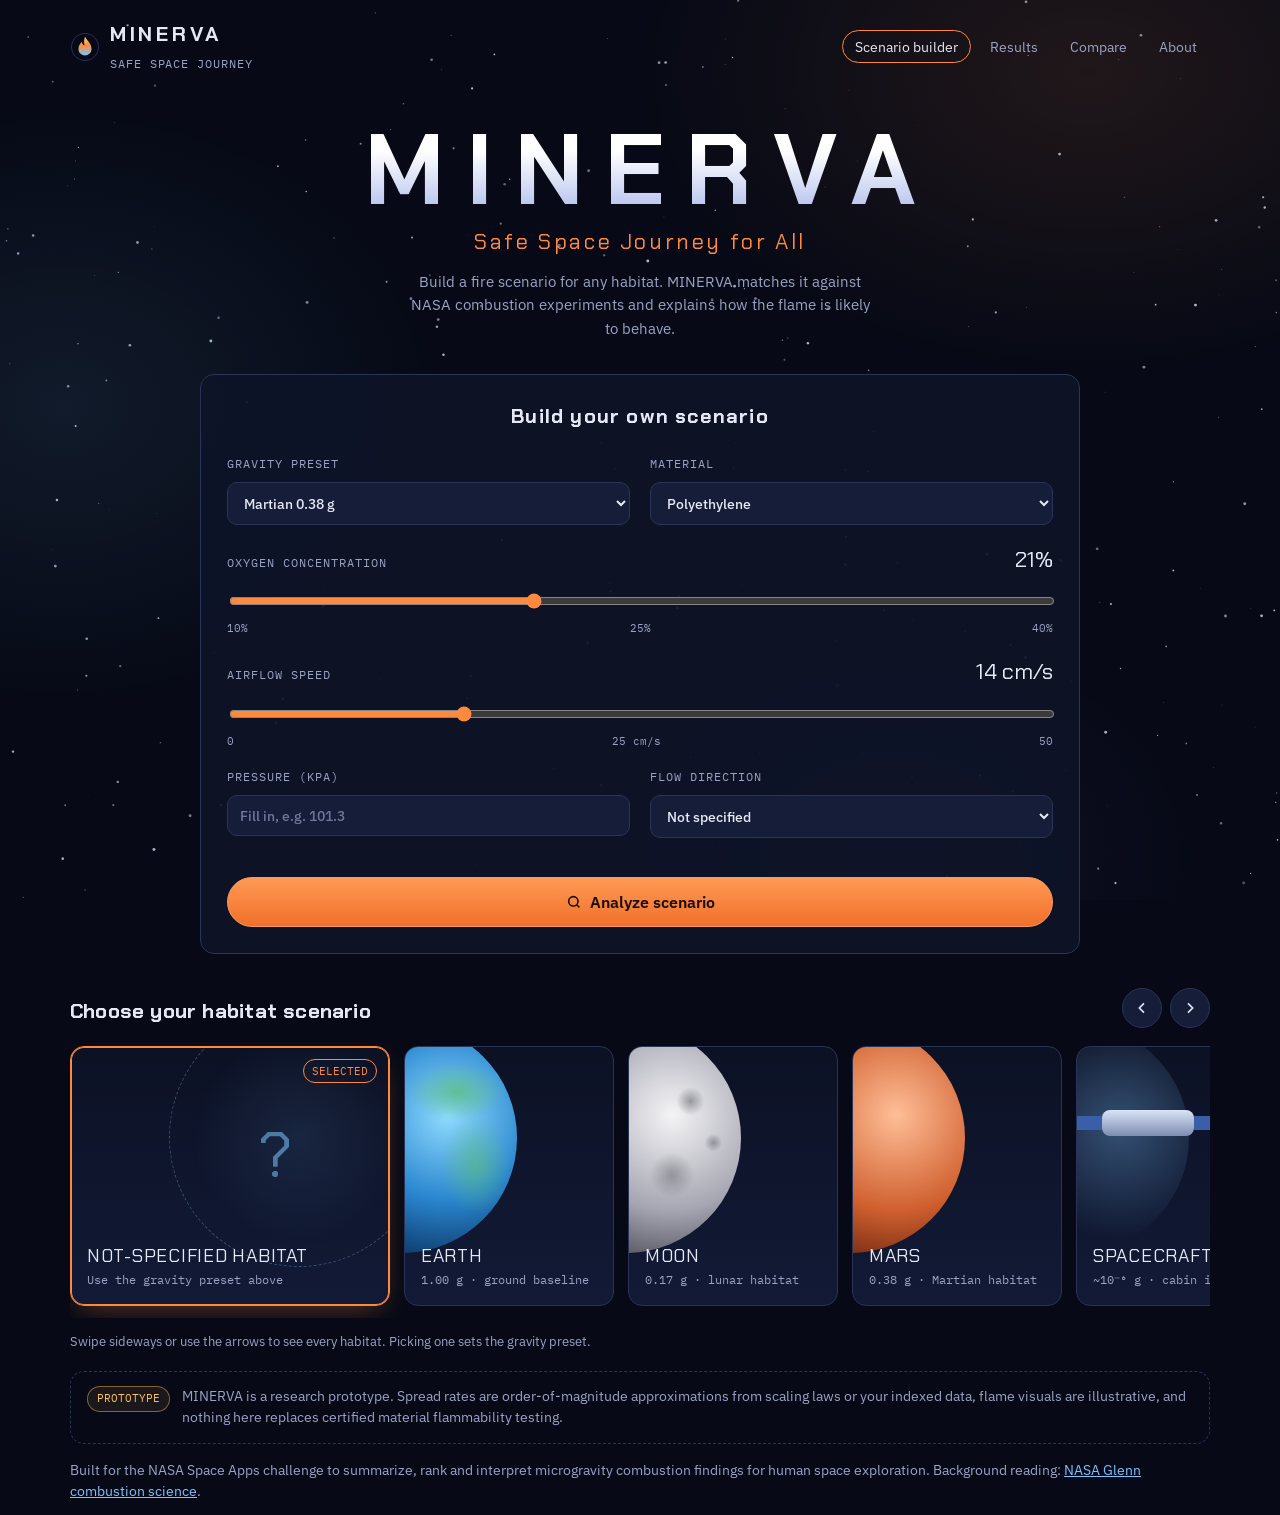
<file: index.html>
<!DOCTYPE html>
<html lang="en">
<head>
<meta charset="utf-8">
<meta name="viewport" content="width=device-width, initial-scale=1">
<title>MINERVA Safe Space Journey</title>
<link rel="preconnect" href="https://fonts.googleapis.com">
<link rel="preconnect" href="https://fonts.gstatic.com" crossorigin>
<link href="https://fonts.googleapis.com/css2?family=Chakra+Petch:wght@500;600;700&family=IBM+Plex+Sans:wght@400;500;600&family=IBM+Plex+Mono:wght@400;500&display=swap" rel="stylesheet">
<style>
/* Layout idea: three views in deep space — Scenario builder (home), Results (team sketch: habitat → AI answer → fire view → spread rate → studies → compare), About. */
:root{
  --void:#070a16; --hull:#0f1428; --hull-2:#161d38; --line:#2a3358;
  --ink:#e6e9f5; --ink-dim:#9aa3c4;
  --flame:#ff8a3d; --plasma:#7cc4ff;
  --ok:#5fd3a0; --warn:#ffc35c; --crit:#ff6b6b;
  --font-display:"Chakra Petch","Segoe UI",system-ui,sans-serif;
  --font-body:"IBM Plex Sans","Segoe UI",system-ui,sans-serif;
  --font-mono:"IBM Plex Mono",ui-monospace,"SFMono-Regular",Consolas,monospace;
  --r:14px; color-scheme:dark;
}
*{box-sizing:border-box}
html,body{margin:0}
body{background:var(--void);color:var(--ink);font-family:var(--font-body);font-size:16px;line-height:1.55;overflow-x:hidden}
#stars{position:fixed;inset:0;width:100%;height:100%;z-index:0;pointer-events:none}
.nebula{position:fixed;inset:0;z-index:0;pointer-events:none;background:
  radial-gradient(60vw 40vw at 85% 8%,rgba(255,138,61,.10),transparent 60%),
  radial-gradient(50vw 40vw at 5% 45%,rgba(124,196,255,.09),transparent 60%),
  radial-gradient(40vw 30vw at 70% 95%,rgba(150,110,255,.08),transparent 60%)}
main,header,footer{position:relative;z-index:1}
.wrap{max-width:1180px;margin:0 auto;padding:0 20px}
a{color:var(--plasma)}
h1,h2,h3,h4{font-family:var(--font-display);text-wrap:balance;margin:0;letter-spacing:.01em}
h2{font-size:clamp(1.4rem,2.6vw,1.9rem)}
h3{font-size:1rem}
.mono{font-family:var(--font-mono);font-variant-numeric:tabular-nums}
.eyebrow{font-family:var(--font-mono);font-size:.75rem;letter-spacing:.14em;text-transform:uppercase;color:var(--flame);margin:0}
.lede{color:var(--ink-dim);max-width:65ch;margin:0}
.hint{font-size:.8rem;color:var(--ink-dim);margin:6px 0 0}
:focus-visible{outline:2px solid var(--plasma);outline-offset:2px;border-radius:6px}
[hidden],.view[hidden]{display:none!important}

/* Nav */
.nav{display:flex;align-items:center;justify-content:space-between;gap:16px;padding:18px 0;flex-wrap:wrap}
.brand{display:flex;align-items:center;gap:10px;text-decoration:none;color:var(--ink)}
.brand b{font-family:var(--font-display);font-size:1.3rem;letter-spacing:.18em}
.brand small{font-family:var(--font-mono);color:var(--ink-dim);font-size:.72rem;letter-spacing:.08em}
.nav ul{display:flex;gap:6px;list-style:none;margin:0;padding:0;flex-wrap:wrap}
.nav ul a{color:var(--ink-dim);text-decoration:none;font-size:.9rem;padding:6px 12px;border-radius:999px;border:1px solid transparent}
.nav ul a:hover{color:var(--ink);border-color:var(--line)}
.nav ul a[aria-current="page"]{color:var(--ink);border-color:var(--flame)}

/* Shared controls */
.btn{font:600 .95rem var(--font-body);border-radius:999px;padding:11px 20px;cursor:pointer;border:1px solid var(--line);background:var(--hull-2);color:var(--ink);text-decoration:none;display:inline-flex;align-items:center;justify-content:center;gap:8px}
.btn:hover{border-color:var(--plasma)}
.btn:disabled{opacity:.5;cursor:default}
.btn.primary{background:linear-gradient(180deg,#ff9a55,#f0702a);border-color:#ff9a55;color:#1a0d04}
.btn.primary:hover{filter:brightness(1.08)}
.btn.small{padding:7px 14px;font-size:.85rem}
.panel{background:rgba(15,20,40,.92);border:1px solid var(--line);border-radius:var(--r);padding:20px;min-width:0}
.panel-title{display:flex;align-items:center;justify-content:space-between;gap:10px;margin-bottom:14px;flex-wrap:wrap}
.panel-title h3{font-size:.95rem;letter-spacing:.05em;text-transform:uppercase}
.tag{font-family:var(--font-mono);font-size:.7rem;padding:3px 9px;border-radius:999px;border:1px solid var(--line);color:var(--ink-dim);white-space:nowrap}
.tag.warn{color:var(--warn);border-color:rgba(255,195,92,.45);background:rgba(255,195,92,.08)}
.tag.ok{color:var(--ok);border-color:rgba(95,211,160,.45);background:rgba(95,211,160,.08)}
.tag.crit{color:var(--crit);border-color:rgba(255,107,107,.45);background:rgba(255,107,107,.08)}
.tag.info{color:var(--plasma);border-color:rgba(124,196,255,.45);background:rgba(124,196,255,.08)}
.lbl{font-size:.78rem;font-family:var(--font-mono);letter-spacing:.08em;text-transform:uppercase;color:var(--ink-dim);margin-bottom:8px;display:flex;justify-content:space-between;align-items:baseline;width:100%}
select,input[type=number],input[type=file]{width:100%;font:500 .9rem var(--font-body);color:var(--ink);background:var(--hull-2);border:1px solid var(--line);border-radius:10px;padding:10px 12px}
input[type=number]::placeholder{color:#6f789c}
input[type=range]{width:100%;accent-color:var(--flame);height:28px;cursor:pointer}
.readout{font-family:var(--font-display);font-size:1.4rem;color:var(--ink);text-transform:none;letter-spacing:0}
.scale{display:flex;justify-content:space-between;font-family:var(--font-mono);font-size:.68rem;color:var(--ink-dim);margin-top:-2px}
.row{display:grid;grid-template-columns:1fr 1fr;gap:20px}
fieldset{border:0;margin:18px 0 0;padding:0;min-width:0}
.err{color:var(--crit);font-size:.8rem;margin:6px 0 0;min-height:1em}
.bar{height:10px;border-radius:999px;background:var(--hull-2);border:1px solid var(--line);position:relative;overflow:hidden}
.bar i{position:absolute;top:0;bottom:0;left:0;border-radius:999px}
.viewport{position:relative;border-radius:12px;overflow:hidden;border:1px solid var(--line);background:#04060d}
.viewport canvas{width:100%;height:280px;display:block}
.hud{position:absolute;inset:0;pointer-events:none;padding:12px 14px;display:flex;flex-direction:column;justify-content:space-between;font-family:var(--font-mono);font-size:.74rem;color:var(--ink-dim)}
.hud .top,.hud .bot{display:flex;justify-content:space-between;gap:8px;flex-wrap:wrap}
.hud b{color:var(--ink);font-weight:500}

/* Orbs & planets */
.orb{width:26px;height:26px;border-radius:50%;flex:none;display:inline-block}
.o-general{background:conic-gradient(var(--plasma),var(--flame),var(--plasma))}
.o-earth{background:radial-gradient(circle at 35% 30%,#7fd4ff,#1b6fb5 55%,#0b2f57)}
.o-mars{background:radial-gradient(circle at 35% 30%,#ffb08a,#c4502a 55%,#5a1d0d)}
.o-moon{background:radial-gradient(circle at 35% 30%,#f2f2f2,#9a9aa5 55%,#3f3f48)}
.o-craft{background:radial-gradient(circle at 50% 50%,#cfe9ff 0 18%,transparent 19%),conic-gradient(from 90deg,#3a4a7a,#8fb3e8,#3a4a7a)}

/* ---------- Home ---------- */
.home{padding:28px 0 20px;display:grid;gap:34px}
.home-title{text-align:center;display:grid;gap:6px;justify-items:center}
.home-title h1{font-size:clamp(3rem,10vw,6.2rem);letter-spacing:.22em;line-height:1;margin-right:-.22em;background:linear-gradient(180deg,#fff 30%,#a9b8ea);-webkit-background-clip:text;background-clip:text;color:transparent}
.tagline{margin:0;font-family:var(--font-display);font-size:clamp(1rem,2.2vw,1.35rem);letter-spacing:.12em;color:var(--flame)}
.home-sub{margin:4px 0 0;color:var(--ink-dim);max-width:52ch;font-size:.95rem}
.builder{max-width:880px;width:100%;justify-self:center;padding:26px}
.build-h{text-align:center;font-size:1.25rem;letter-spacing:.06em;margin-bottom:22px}
#h-analyze{width:100%;margin-top:22px;padding:14px;font-size:1rem}
.habitats{display:grid;gap:14px}
.hab-head{display:flex;justify-content:space-between;align-items:end;gap:12px;flex-wrap:wrap}
.hab-head h2{font-size:1.3rem}
.hab-nav{display:flex;gap:8px}
.icon-btn{width:40px;height:40px;border-radius:50%;border:1px solid var(--line);background:var(--hull-2);color:var(--ink);cursor:pointer;display:grid;place-items:center}
.icon-btn:hover{border-color:var(--plasma)}
.hab-track{display:flex;gap:14px;overflow-x:auto;scroll-snap-type:x mandatory;padding:4px 2px 12px;scrollbar-width:thin;scrollbar-color:var(--line) transparent}
.hab{flex:0 0 210px;height:260px;scroll-snap-align:start;position:relative;overflow:hidden;border-radius:var(--r);border:1px solid var(--line);background:linear-gradient(180deg,#0c1124,#121a36);color:var(--ink);cursor:pointer;padding:16px;display:flex;flex-direction:column;justify-content:flex-end;text-align:left;font:inherit}
.hab.feat{flex-basis:320px}
.hab:hover{border-color:#41508a}
.hab[aria-pressed="true"]{border-color:var(--flame);box-shadow:0 0 0 1px var(--flame) inset,0 10px 30px -12px rgba(255,138,61,.45)}
.hab .planet{position:absolute;width:230px;height:230px;border-radius:50%;top:-24px;left:-118px}
.hab .name{position:relative;font-family:var(--font-display);font-size:1.15rem;letter-spacing:.04em;text-transform:uppercase}
.hab .meta{position:relative;font-family:var(--font-mono);font-size:.72rem;color:var(--ink-dim)}
.hab .check{position:absolute;top:12px;right:12px;font-family:var(--font-mono);font-size:.68rem;padding:3px 8px;border-radius:999px;border:1px solid var(--flame);color:var(--flame);display:none}
.hab[aria-pressed="true"] .check{display:block}
.p-earth{background:radial-gradient(circle at 70% 40%,#8fdcff,#2a86cf 40%,#0d3a6b 70%,#061a33)}
.p-earth::after{content:"";position:absolute;inset:0;border-radius:50%;background:radial-gradient(ellipse 30% 18% at 74% 30%,rgba(90,190,120,.75),transparent 70%),radial-gradient(ellipse 22% 30% at 82% 62%,rgba(90,190,120,.6),transparent 70%)}
.p-moon{background:radial-gradient(circle at 70% 40%,#f4f4f6,#a6a6b2 45%,#4a4a55 75%,#202028)}
.p-moon::after{content:"";position:absolute;inset:0;border-radius:50%;background:radial-gradient(circle 14px at 78% 34%,rgba(60,60,70,.45),transparent),radial-gradient(circle 22px at 70% 66%,rgba(60,60,70,.35),transparent),radial-gradient(circle 9px at 88% 52%,rgba(60,60,70,.4),transparent)}
.p-mars{background:radial-gradient(circle at 70% 40%,#ffbe97,#d0602f 45%,#6b2410 75%,#2a0d05)}
.p-craft{background:radial-gradient(circle at 70% 45%,rgba(124,196,255,.35),transparent 55%)}
.p-craft::after{content:"";position:absolute;left:62%;top:38%;width:92px;height:26px;border-radius:8px;background:linear-gradient(180deg,#d9e4f7,#7d8db0);box-shadow:-46px 0 0 -6px #3b5ea8,46px 0 0 -6px #3b5ea8}
.p-none{left:auto!important;right:-40px;top:-40px!important;width:260px!important;height:260px!important;border:1px dashed rgba(124,196,255,.35);background:radial-gradient(circle at 50% 50%,rgba(124,196,255,.10),transparent 60%)}
.p-none::after{content:"?";position:absolute;left:34%;top:38%;font-family:var(--font-display);font-size:4rem;color:rgba(124,196,255,.55)}

/* ---------- Results ---------- */
.res{padding:20px 0 10px;display:grid;gap:18px}
.res-bar{display:flex;justify-content:space-between;align-items:center;gap:12px;flex-wrap:wrap}
.back{color:var(--ink-dim);text-decoration:none;font-family:var(--font-mono);font-size:.78rem;letter-spacing:.08em}
.back:hover{color:var(--ink)}
.habitat-head{display:grid;grid-template-columns:auto 1fr;gap:18px;align-items:center}
.habitat-head .big-orb{width:72px;height:72px;border-radius:50%;box-shadow:0 0 40px -6px rgba(124,196,255,.35)}
.habitat-head h1{font-size:clamp(1.8rem,4.6vw,3rem);letter-spacing:.06em;line-height:1.05}
.habitat-head h1 small{display:block;font-family:var(--font-mono);font-size:.78rem;letter-spacing:.14em;color:var(--flame);font-weight:400}
.params{display:grid;grid-template-columns:repeat(6,1fr);gap:1px;background:var(--line);border:1px solid var(--line);border-radius:var(--r);overflow:hidden}
.params div{background:rgba(15,20,40,.94);padding:12px 14px;min-width:0}
.params .k{font-family:var(--font-mono);font-size:.68rem;letter-spacing:.1em;text-transform:uppercase;color:var(--ink-dim)}
.params .v{font-family:var(--font-display);font-size:1.15rem;overflow-wrap:anywhere}
.params .v.unset{color:var(--warn);font-size:.95rem}
.grid-2{display:grid;grid-template-columns:1.15fr .85fr;gap:18px;align-items:start}
.verdict{display:flex;align-items:center;gap:12px;flex-wrap:wrap;padding:12px 14px;border-radius:12px;background:var(--hull-2);border:1px solid var(--line);margin-bottom:14px}
.verdict .lvl{font-family:var(--font-display);font-size:1.15rem}
.verdict.ok{border-left:4px solid var(--ok)} .verdict.warn{border-left:4px solid var(--warn)} .verdict.crit{border-left:4px solid var(--crit)} .verdict.info{border-left:4px solid var(--plasma)}
.ai-text{font-size:.95rem;min-height:120px}
.ai-text p{margin:0 0 10px}
.ai-text strong{font-family:var(--font-display);font-weight:600;color:var(--ink);letter-spacing:.02em}
.ai-foot{display:flex;justify-content:space-between;align-items:center;gap:10px;flex-wrap:wrap;margin-top:8px;padding-top:12px;border-top:1px solid var(--line)}
.ai-src{font-family:var(--font-mono);font-size:.72rem;color:var(--ink-dim)}
.pulse{display:inline-block;width:8px;height:8px;border-radius:50%;background:var(--plasma);margin-right:6px;animation:pulse 1s ease-in-out infinite}
@keyframes pulse{50%{opacity:.25}}
.bars{display:grid;gap:8px;margin-top:12px}
.bars .lbl{margin:0;text-transform:none;letter-spacing:0;font-size:.78rem}
.spread{display:grid;grid-template-columns:1fr 1.1fr;gap:20px;align-items:start}
.spread .big{font-family:var(--font-display);font-size:clamp(1.8rem,4vw,2.6rem);line-height:1.05;margin:2px 0 4px}
.spread .big small{font-size:.5em;color:var(--ink-dim);font-family:var(--font-mono)}
.logscale{position:relative;height:44px;margin-top:14px}
.logscale .track{position:absolute;left:0;right:0;top:12px;height:8px;border-radius:999px;background:linear-gradient(90deg,#1f2a52,#2d3f78 40%,#7a4a2c 75%,#c0532a)}
.logscale .band{position:absolute;top:8px;height:16px;border-radius:999px;border:2px solid var(--ink);background:rgba(255,255,255,.12)}
.logscale .base{position:absolute;top:4px;width:2px;height:24px;background:var(--plasma)}
.logscale .ticks{position:absolute;left:0;right:0;top:30px;font-family:var(--font-mono);font-size:.64rem;color:var(--ink-dim)}
.logscale .ticks span{position:absolute;transform:translateX(-50%)}
.basis{margin:0;padding-left:18px;font-size:.86rem;color:var(--ink-dim);display:grid;gap:6px}
.kv{display:grid;grid-template-columns:auto 1fr;gap:6px 14px;font-size:.88rem;margin:12px 0 0}
.kv dt{color:var(--ink-dim);font-family:var(--font-mono);font-size:.76rem;padding-top:2px}
.kv dd{margin:0;min-width:0;overflow-wrap:anywhere}
.studies{list-style:none;margin:0;padding:0;display:grid;gap:10px;counter-reset:s}
.study{display:grid;grid-template-columns:34px 1fr auto;gap:12px;align-items:start;padding:14px;border:1px solid var(--line);border-radius:12px;background:var(--hull-2)}
.study .num{font-family:var(--font-display);font-size:1.3rem;color:var(--flame);line-height:1}
.study h4{font-size:1rem}
.study .plat{font-family:var(--font-mono);font-size:.72rem;color:var(--ink-dim)}
.study p{margin:6px 0 0;font-size:.86rem;color:var(--ink-dim)}
.study .score{font-family:var(--font-display);font-size:1.25rem;text-align:right;line-height:1}
.study .score small{display:block;font-family:var(--font-mono);font-size:.62rem;color:var(--ink-dim);letter-spacing:.08em}
.chips{display:flex;flex-wrap:wrap;gap:6px;margin-top:8px}
.match{font-family:var(--font-mono);font-size:.7rem;padding:2px 8px;border-radius:6px;border:1px solid var(--line)}
.match.y{color:var(--ok);border-color:rgba(95,211,160,.4)}
.match.n{color:var(--ink-dim);text-decoration:line-through;opacity:.75}
.uses{color:var(--ink)!important}
.studies-head{display:flex;justify-content:space-between;align-items:end;gap:16px;flex-wrap:wrap;margin-bottom:12px}
.upload{display:grid;gap:6px;min-width:240px}

.compare{display:grid;grid-template-columns:1fr 1fr;gap:18px}
.compare .viewport canvas{height:200px}
.cmp-sum{display:flex;justify-content:space-between;align-items:baseline;gap:10px;flex-wrap:wrap;margin-top:12px}
.cmp-sum .val{font-family:var(--font-display);font-size:1.35rem}
.cmp-fixed{font-size:.86rem;color:var(--ink-dim);margin:12px 0 0}
.cmp-controls{display:grid;grid-template-columns:1fr 1fr;gap:12px;margin-top:12px}
.delta ul{margin:0;padding:0;list-style:none;display:grid;gap:10px}
.delta li{padding:10px 12px 10px 14px;border-left:3px solid var(--plasma);background:var(--hull-2);border-radius:0 10px 10px 0;font-size:.92rem}
.delta li.w{border-left-color:var(--warn)} .delta li.c{border-left-color:var(--crit)} .delta li.g{border-left-color:var(--ok)}

/* ---------- About ---------- */
.landing{position:relative;display:grid;grid-template-columns:1.05fr .95fr;gap:32px;align-items:center;padding:40px 0 30px}
.landing h1{font-size:clamp(2.6rem,7vw,5.2rem);line-height:.98}
.landing h1 em{font-style:normal;background:linear-gradient(90deg,var(--plasma),#c9b6ff 45%,var(--flame));-webkit-background-clip:text;background-clip:text;color:transparent}
.landing .sub{font-size:clamp(1.05rem,1.6vw,1.25rem);color:var(--ink-dim);max-width:42ch;margin:18px 0 24px}
.landing .sub strong{color:var(--ink);font-weight:500}
.cta{display:flex;gap:12px;flex-wrap:wrap}
.orbit-stage{position:relative;aspect-ratio:1/1;width:min(100%,420px);justify-self:center}
.orbit-stage canvas{position:absolute;inset:12%;width:76%;height:76%;border-radius:50%}
.ring{position:absolute;border-radius:50%;border:1px solid rgba(124,196,255,.22)}
.ring.r1{inset:4%;border-style:dashed;animation:spin 60s linear infinite}
.ring.r2{inset:-2%;border-color:rgba(255,138,61,.18);transform:rotateX(70deg)}
.ring.r2::after{content:"";position:absolute;width:9px;height:9px;border-radius:50%;background:var(--flame);box-shadow:0 0 12px var(--flame);top:50%;left:-5px}
@keyframes spin{to{transform:rotate(360deg)}}
.facts{display:grid;grid-template-columns:repeat(3,1fr);gap:14px}
.fact{background:rgba(15,20,40,.85);border:1px solid var(--line);border-radius:var(--r);padding:16px 18px;display:grid;gap:4px}
.fact .n{font-family:var(--font-display);font-size:1.4rem;color:var(--flame)}
.fact p{margin:0;font-size:.9rem;color:var(--ink-dim)}
.telemetry{display:grid;grid-template-columns:repeat(4,1fr);gap:1px;background:var(--line);border:1px solid var(--line);border-radius:var(--r);overflow:hidden;margin-top:28px}
.telemetry div{background:rgba(15,20,40,.9);padding:14px 16px}
.telemetry .k{font-family:var(--font-mono);font-size:.72rem;letter-spacing:.1em;text-transform:uppercase;color:var(--ink-dim)}
.telemetry .v{font-family:var(--font-display);font-size:1.5rem}
.telemetry .s{font-size:.82rem;color:var(--ink-dim)}
.sec{padding:48px 0 8px}
.sec-head{display:grid;gap:8px;margin-bottom:22px}
.journey{list-style:none;margin:0;padding:0;display:grid;grid-template-columns:repeat(5,1fr);gap:14px;position:relative}
.journey::before{content:"";position:absolute;left:4%;right:4%;top:22px;height:2px;background:linear-gradient(90deg,var(--plasma),var(--flame));opacity:.5}
.journey li{position:relative;background:var(--hull);border:1px solid var(--line);border-radius:var(--r);padding:56px 16px 16px}
.journey .node{position:absolute;top:8px;left:16px;width:30px;height:30px;border-radius:50%;display:grid;place-items:center;background:var(--void);border:2px solid var(--plasma);font-family:var(--font-mono);font-size:.85rem}
.journey li:last-child .node{border-color:var(--flame)}
.journey h3{margin-bottom:6px}
.journey p{margin:0;font-size:.9rem;color:var(--ink-dim)}

footer{padding:48px 0 36px;color:var(--ink-dim);font-size:.85rem}
.disclaimer{border:1px dashed var(--line);border-radius:var(--r);padding:14px 16px;display:flex;gap:12px;align-items:start;margin-bottom:16px}

@media (max-width:980px){
  .grid-2,.spread,.landing{grid-template-columns:1fr}
  .params{grid-template-columns:repeat(3,1fr)}
  .journey{grid-template-columns:1fr 1fr}.journey::before{display:none}
  .telemetry{grid-template-columns:1fr 1fr}
}
@media (max-width:640px){
  .row,.compare,.cmp-controls,.facts,.journey{grid-template-columns:1fr}
  .params{grid-template-columns:1fr 1fr}
  .hab{flex-basis:78%}.hab.feat{flex-basis:86%}.builder{padding:18px}
  .study{grid-template-columns:28px 1fr}.study .score{grid-column:2;text-align:left}
}
@media (prefers-reduced-motion:reduce){*{scroll-behavior:auto!important;transition:none!important;animation:none!important}}
</style>
</head>
<body>
<canvas id="stars" aria-hidden="true"></canvas>
<div class="nebula" aria-hidden="true"></div>

<header class="wrap">
  <nav class="nav" aria-label="Main">
    <a class="brand" href="#home">
      <svg width="30" height="30" viewBox="0 0 32 32" aria-hidden="true" style="flex:none"><defs><linearGradient id="fg" x1="0" y1="1" x2="0" y2="0"><stop offset="0" stop-color="#7cc4ff"/><stop offset=".55" stop-color="#ff8a3d"/><stop offset="1" stop-color="#ffd27a"/></linearGradient></defs><circle cx="16" cy="16" r="14.5" fill="none" stroke="#2a3358"/><path d="M16 5c3 5 7 7.5 7 13a7 7 0 0 1-14 0c0-3.6 2-5.6 3.5-7.6.5 2.4 1.6 3.6 3 4.1C14.6 11.2 15 8 16 5z" fill="url(#fg)"/></svg>
      <span><b>MINERVA</b><br><small>SAFE SPACE JOURNEY</small></span>
    </a>
    <ul>
      <li><a href="#home" data-nav="home">Scenario builder</a></li>
      <li><a href="#results" data-nav="results">Results</a></li>
      <li><a href="#compare" data-nav="compare">Compare</a></li>
      <li><a href="#about" data-nav="about">About</a></li>
    </ul>
  </nav>
</header>

<main class="wrap">
<!-- ================= HOME ================= -->
<div class="view" id="view-home">
  <section class="home" aria-labelledby="home-h">
    <div class="home-title">
      <h1 id="home-h">MINERVA</h1>
      <p class="tagline">Safe Space Journey for All</p>
      <p class="home-sub">Build a fire scenario for any habitat. MINERVA matches it against NASA combustion experiments and explains how the flame is likely to behave.</p>
    </div>

    <form class="panel builder" id="homeForm" aria-labelledby="build-h" novalidate>
      <h2 class="build-h" id="build-h">Build your own scenario</h2>
      <div class="row">
        <div>
          <label class="lbl" for="h-gravity">Gravity preset</label>
          <select id="h-gravity">
            <option value="0.000001">Microgravity ~10⁻⁶ g</option>
            <option value="0.166">Lunar 0.17 g</option>
            <option value="0.38" selected>Martian 0.38 g</option>
            <option value="1">Earth 1.00 g</option>
          </select>
        </div>
        <div>
          <label class="lbl" for="h-material">Material</label>
          <select id="h-material"></select>
        </div>
      </div>
      <fieldset>
        <label class="lbl" for="h-o2"><span>Oxygen concentration</span><span class="readout mono" id="h-o2v">21%</span></label>
        <input type="range" id="h-o2" min="10" max="40" step="1" value="21">
        <div class="scale"><span>10%</span><span>25%</span><span>40%</span></div>
      </fieldset>
      <fieldset>
        <label class="lbl" for="h-flow"><span>Airflow speed</span><span class="readout mono" id="h-flowv">14 cm/s</span></label>
        <input type="range" id="h-flow" min="0" max="50" step="1" value="14">
        <div class="scale"><span>0</span><span>25 cm/s</span><span>50</span></div>
      </fieldset>
      <div class="row" style="margin-top:18px">
        <div>
          <label class="lbl" for="h-pressure">Pressure (kPa)</label>
          <input type="number" id="h-pressure" inputmode="decimal" min="1" max="200" step="0.1" placeholder="Fill in, e.g. 101.3" list="pressureList">
          <datalist id="pressureList"><option value="101.3"><option value="70.3"><option value="56.5"></datalist>
          <p class="err" id="h-pressure-err" aria-live="polite"></p>
        </div>
        <div>
          <label class="lbl" for="h-dir">Flow direction</label>
          <select id="h-dir">
            <option value="" selected>Not specified</option>
            <option value="concurrent">Concurrent (with spread)</option>
            <option value="opposed">Opposed (against spread)</option>
            <option value="quiescent">Quiescent (no forced flow)</option>
          </select>
        </div>
      </div>
      <button type="submit" class="btn primary" id="h-analyze">
        <svg width="16" height="16" viewBox="0 0 24 24" fill="none" stroke="currentColor" stroke-width="2.4" aria-hidden="true"><circle cx="11" cy="11" r="7"/><path d="m20 20-3.5-3.5"/></svg>
        Analyze scenario
      </button>
    </form>

    <div class="habitats">
      <div class="hab-head">
        <h2>Choose your habitat scenario</h2>
        <div class="hab-nav">
          <button type="button" class="icon-btn" id="habPrev" aria-label="Previous habitats"><svg width="16" height="16" viewBox="0 0 24 24" fill="none" stroke="currentColor" stroke-width="2.4" aria-hidden="true"><path d="M15 5l-7 7 7 7"/></svg></button>
          <button type="button" class="icon-btn" id="habNext" aria-label="Next habitats"><svg width="16" height="16" viewBox="0 0 24 24" fill="none" stroke="currentColor" stroke-width="2.4" aria-hidden="true"><path d="M9 5l7 7-7 7"/></svg></button>
        </div>
      </div>
      <div class="hab-track" id="habTrack" aria-label="Habitat scenarios">
        <button type="button" class="hab feat" data-env="general" aria-pressed="true"><span class="planet p-none"></span><span class="check">SELECTED</span><span class="name">Not-specified habitat</span><span class="meta">Use the gravity preset above</span></button>
        <button type="button" class="hab" data-env="earth" aria-pressed="false"><span class="planet p-earth"></span><span class="check">SELECTED</span><span class="name">Earth</span><span class="meta">1.00 g · ground baseline</span></button>
        <button type="button" class="hab" data-env="moon" aria-pressed="false"><span class="planet p-moon"></span><span class="check">SELECTED</span><span class="name">Moon</span><span class="meta">0.17 g · lunar habitat</span></button>
        <button type="button" class="hab" data-env="mars" aria-pressed="false"><span class="planet p-mars"></span><span class="check">SELECTED</span><span class="name">Mars</span><span class="meta">0.38 g · Martian habitat</span></button>
        <button type="button" class="hab" data-env="craft" aria-pressed="false"><span class="planet p-craft"></span><span class="check">SELECTED</span><span class="name">Spacecraft</span><span class="meta">~10⁻⁶ g · cabin in orbit</span></button>
      </div>
      <p class="hint" style="margin:0">Swipe sideways or use the arrows to see every habitat. Picking one sets the gravity preset.</p>
    </div>
  </section>
</div>

<!-- ================= RESULTS ================= -->
<div class="view" id="view-results" hidden>
  <section class="res" aria-labelledby="res-h">
    <div class="res-bar">
      <a class="back" href="#home">← EDIT SCENARIO</a>
      <span class="tag info">Analysis results</span>
    </div>

    <div class="habitat-head">
      <span class="big-orb orb" id="r-orb"></span>
      <h1 id="res-h"><small>HABITAT</small><span id="r-habitat">Mars</span></h1>
    </div>

    <div class="params" id="r-params"></div>

    <div class="grid-2">
      <div class="panel" aria-labelledby="ai-h">
        <div class="panel-title"><h3 id="ai-h">How we would interpret the safety and fire behavior</h3></div>
        <div class="verdict" id="r-verdict"><span class="tag" id="r-hz">—</span><span class="lvl" id="r-hzt">—</span></div>
        <div class="ai-text" id="r-ai" aria-live="polite"></div>
        <div class="ai-foot">
          <span class="ai-src" id="r-ai-src">Rule-based interpretation</span>
          <button type="button" class="btn small" id="r-ai-btn" hidden>Ask MINERVA AI</button>
        </div>
      </div>

      <div class="panel" aria-labelledby="viz-h">
        <div class="panel-title"><h3 id="viz-h">Fire visualization</h3><span class="tag info">Illustrative</span></div>
        <div class="viewport">
          <canvas id="mainFlame"></canvas>
          <div class="hud">
            <div class="top"><span>g <b id="hudG">0.38</b></span><span>O₂ <b id="hudO2">13%</b></span></div>
            <div class="bot"><span>FLOW <b id="hudFlow">14 cm/s →</b></span><span>FUEL <b id="hudMat">POLYETHYLENE</b></span></div>
          </div>
        </div>
        <div class="bars">
          <div class="lbl" style="margin:0"><span>Convection regime</span><span class="tag" id="regimeTag">—</span></div>
          <div><div class="lbl"><span>Buoyant flow (order of magnitude)</span><span class="mono" id="ubv">—</span></div><div class="bar"><i id="ubBar" style="background:var(--flame)"></i></div></div>
          <div><div class="lbl"><span>Forced airflow</span><span class="mono" id="ufv">—</span></div><div class="bar"><i id="ufBar" style="background:var(--plasma)"></i></div></div>
        </div>
      </div>
    </div>

    <div class="panel" aria-labelledby="sr-h">
      <div class="panel-title"><h3 id="sr-h">Flame spread rate</h3><span class="tag warn" id="sr-tag">Approximation</span></div>
      <div class="spread">
        <div>
          <div class="lbl" style="margin:0" id="sr-label">Estimated spread rate</div>
          <div class="big" id="sr-big">—</div>
          <div class="mono" style="color:var(--ink-dim);font-size:.85rem" id="sr-range">—</div>
          <div class="logscale" id="sr-scale" aria-hidden="true"><div class="track"></div><div class="band" id="sr-band"></div><div class="base" id="sr-base"></div><div class="ticks" id="sr-ticks"></div></div>
          <dl class="kv">
            <dt>Vs. Earth air</dt><dd id="sr-rel">—</dd>
            <dt>Confidence</dt><dd><span class="tag" id="sr-conf">—</span></dd>
            <dt>Method</dt><dd id="sr-method">—</dd>
          </dl>
        </div>
        <div>
          <div class="lbl">How the estimate was approximated</div>
          <ul class="basis" id="sr-basis"></ul>
        </div>
      </div>
    </div>

    <div class="panel" aria-labelledby="st-h">
      <div class="studies-head">
        <div><h3 id="st-h" style="font-size:.95rem;letter-spacing:.05em;text-transform:uppercase">Most relevant studies</h3>
        <p class="hint" id="st-note" style="max-width:62ch"></p></div>
        <div class="upload">
          <label class="lbl" for="csv" style="margin:0">Index a NASA dataset (.csv)</label>
          <input type="file" id="csv" accept=".csv,text/csv">
        </div>
      </div>
      <ol class="studies" id="studies"></ol>
    </div>
  </section>

  <section class="sec" id="compare" aria-labelledby="cmp-h">
    <div class="sec-head">
      <p class="eyebrow">Side by side</p>
      <h2 id="cmp-h">Compare scenarios</h2>
      <p class="lede">Scenario A is the one you just analyzed. Change the habitat, material, oxygen or airflow for scenario B to see how the fire picture shifts. Pressure and flow direction are shared.</p>
    </div>
    <div class="compare">
      <div class="panel">
        <div class="panel-title"><h3>Scenario A · current</h3><span class="tag" id="cA-hz">—</span></div>
        <div class="viewport"><canvas id="flameA"></canvas></div>
        <div class="cmp-sum"><span class="lbl" style="margin:0;width:auto">Spread estimate</span><span class="val mono" id="cA-val">—</span></div>
        <p class="cmp-fixed" id="cA-desc">—</p>
      </div>
      <div class="panel">
        <div class="panel-title"><h3>Scenario B · what if</h3><span class="tag" id="cB-hz">—</span></div>
        <div class="viewport"><canvas id="flameB"></canvas></div>
        <div class="cmp-sum"><span class="lbl" style="margin:0;width:auto">Spread estimate</span><span class="val mono" id="cB-val">—</span></div>
        <div class="cmp-controls">
          <div><label class="lbl" for="cB-env">Habitat</label>
            <select id="cB-env"><option value="earth">Earth · 1.00 g</option><option value="moon">Moon · 0.17 g</option><option value="mars">Mars · 0.38 g</option><option value="craft">Spacecraft · ~10⁻⁶ g</option></select></div>
          <div><label class="lbl" for="cB-mat">Material</label><select id="cB-mat"></select></div>
          <div><label class="lbl" for="cB-o2"><span>O₂</span><span class="mono" id="cB-o2v">21%</span></label><input type="range" id="cB-o2" min="10" max="40" value="21"></div>
          <div><label class="lbl" for="cB-flow"><span>Airflow</span><span class="mono" id="cB-flowv">14 cm/s</span></label><input type="range" id="cB-flow" min="0" max="50" value="14"></div>
        </div>
      </div>
    </div>
    <div class="panel delta" style="margin-top:18px">
      <div class="panel-title"><h3>What changes from A to B</h3></div>
      <ul id="delta"></ul>
    </div>
  </section>
</div>

<!-- ================= ABOUT ================= -->
<div class="view" id="view-about" hidden>
  <section class="landing" aria-labelledby="about-h">
    <div>
      <p class="eyebrow">MINERVA · Microgravity fire research, made explorable</p>
      <h1 id="about-h">In space, <em>fire has no&nbsp;up.</em></h1>
      <p class="sub">Without gravity, a flame loses its direction <strong>but not its danger</strong>. MINERVA turns NASA's combustion experiments into answers for the habitats we plan to live in.</p>
      <div class="cta"><a class="btn primary" href="#home">Build a scenario</a><a class="btn" href="#results">See latest results</a></div>
    </div>
    <div class="orbit-stage" role="img" aria-label="Animated spherical blue flame, the shape a flame takes in microgravity">
      <div class="ring r2"></div><div class="ring r1"></div>
      <canvas id="landingFlame"></canvas>
    </div>
  </section>
  <div class="facts" role="list">
    <div class="fact" role="listitem"><span class="n">Round, not pointed</span><p>With no buoyancy to lift hot gas, a flame in orbit settles into a dim blue sphere instead of a teardrop.</p></div>
    <div class="fact" role="listitem"><span class="n">Airflow is oxygen</span><p>In a spacecraft, the cabin fans become the flame's main oxygen supply. Switch them off and many flames starve.</p></div>
    <div class="fact" role="listitem"><span class="n">Earth tests can miss it</span><p>Some materials have kept burning in microgravity below the oxygen level at which they go out on Earth.</p></div>
  </div>
  <div class="telemetry" role="list" aria-label="Gravity presets">
    <div role="listitem"><div class="k">Earth</div><div class="v mono">1.00 g</div><div class="s">Buoyancy pulls hot gas upward</div></div>
    <div role="listitem"><div class="k">Mars habitat</div><div class="v mono">0.38 g</div><div class="s">Partial gravity, weaker plume</div></div>
    <div role="listitem"><div class="k">Moon habitat</div><div class="v mono">0.17 g</div><div class="s">Weaker still, slower convection</div></div>
    <div role="listitem"><div class="k">Spacecraft</div><div class="v mono">~10⁻⁶ g</div><div class="s">Ventilation sets the oxygen supply</div></div>
  </div>
  <section class="sec" aria-labelledby="journey-h">
    <div class="sec-head"><p class="eyebrow">Flight path</p><h2 id="journey-h">From scenario to safety readout in five stages</h2></div>
    <ol class="journey">
      <li><span class="node">01</span><h3>Select a scenario</h3><p>Habitat, material, oxygen, pressure, ventilation and gravity.</p></li>
      <li><span class="node">02</span><h3>Retrieve evidence</h3><p>Rank comparable NASA experiments by how many conditions they covered.</p></li>
      <li><span class="node">03</span><h3>Approximate</h3><p>Scale the closest evidence with combustion physics, even when no test matches exactly.</p></li>
      <li><span class="node">04</span><h3>AI explanation</h3><p>Explain what the findings suggest and where the evidence is thin.</p></li>
      <li><span class="node">05</span><h3>Safety readout</h3><p>Hazard indicator, spread-rate estimate and ranked supporting studies.</p></li>
    </ol>
  </section>
</div>
</main>

<footer class="wrap">
  <div class="disclaimer"><span class="tag warn">PROTOTYPE</span>
    <span>MINERVA is a research prototype. Spread rates are order-of-magnitude approximations from scaling laws or your indexed data, flame visuals are illustrative, and nothing here replaces certified material flammability testing.</span></div>
  <p>Built for the NASA Space Apps challenge to summarize, rank and interpret microgravity combustion findings for human space exploration. Background reading: <a href="https://www.nasa.gov/glenn/research/combustion-science/">NASA Glenn combustion science</a>.</p>
</footer>

<script>
(() => {
const reduce = window.matchMedia('(prefers-reduced-motion: reduce)').matches;
const $ = id => document.getElementById(id);
const clamp = (v,a,b) => Math.max(a, Math.min(b, v));
const esc = t => String(t).replace(/[&<>"]/g, c => ({'&':'&amp;','<':'&lt;','>':'&gt;','"':'&quot;'}[c]));

/* ---------- Starfield ---------- */
const sc = $('stars'), sx = sc.getContext('2d'); let stars = [];
function sizeStars(){
  const dpr = Math.min(devicePixelRatio||1, 2);
  sc.width = innerWidth*dpr; sc.height = innerHeight*dpr; sx.setTransform(dpr,0,0,dpr,0,0);
  stars = Array.from({length:Math.round(innerWidth*innerHeight/4200)}, () => ({x:Math.random()*innerWidth, y:Math.random()*innerHeight, r:Math.random()*1.3+.2, t:Math.random()*6.28, s:Math.random()*.02+.004, d:Math.random()*.08+.01}));
}
function drawStars(){
  sx.clearRect(0,0,innerWidth,innerHeight);
  for (const s of stars){ s.t += s.s; if(!reduce){ s.x -= s.d; if (s.x < 0) s.x = innerWidth; }
    sx.fillStyle = `rgba(220,228,255,${.35 + .45*Math.abs(Math.sin(s.t))})`; sx.beginPath(); sx.arc(s.x,s.y,s.r,0,6.283); sx.fill(); }
}
sizeStars(); addEventListener('resize', sizeStars);

/* ---------- Flame renderer (qualitative) ---------- */
class Flame {
  constructor(canvas, opts={}){
    this.c = canvas; this.x = canvas.getContext('2d'); this.p = []; this.opts = opts; this.k = opts.scale || 1;
    this.params = {g:1, o2:21, flow:0, dir:1, quiescent:false, kind:'solid', vigor:null};
    this.resize(); new ResizeObserver(() => this.resize()).observe(canvas);
  }
  resize(){ const dpr = Math.min(devicePixelRatio||1, 2), r = this.c.getBoundingClientRect();
    this.w = r.width; this.h = r.height; this.c.width = r.width*dpr; this.c.height = r.height*dpr; this.x.setTransform(dpr,0,0,dpr,0,0); }
  vigor(){
    if (this.params.vigor != null) return this.params.vigor;
    const {g,o2,flow,quiescent} = this.params; let v = clamp((o2-9)/22, .05, 1.35);
    if (g < .01 && (quiescent ? 0 : flow) < 2) v *= .45; return v;
  }
  step(){
    const {g,flow,dir,quiescent,kind} = this.params, w=this.w, h=this.h; if (!w) return;
    const gf = Math.sqrt(g), u = quiescent ? 0 : flow, v = this.vigor();
    const cx = w*.5, cy = g < .01 ? h*.55 : h*.78, n = Math.round(4 + 12*v);
    for (let i=0;i<n;i++){
      const spread = kind === 'droplet' ? 6 : w*.16, a = Math.random()*6.283, sp = .35 + Math.random()*.5;
      this.p.push({x: cx + (Math.random()-.5)*spread*(g<.01?.25:1), y: cy + (Math.random()-.5)*4,
        vx:(Math.cos(a)*sp*(1-gf)*.9 + (Math.random()-.5)*.3*gf)*this.k, vy:(Math.sin(a)*sp*(1-gf)*.9 - .3*gf)*this.k,
        life:1, decay:.012 + Math.random()*.012 + (1-Math.min(v,1))*.01});
    }
    for (const p of this.p){ p.vy -= .055*gf; p.vx += u*dir*.0025; p.vx *= .985; p.vy *= .985; p.x += p.vx; p.y += p.vy; p.life -= p.decay; }
    this.p = this.p.filter(p => p.life > 0 && p.y > -20 && p.x > -20 && p.x < w+20);
    if (this.p.length > 1600) this.p.splice(0, this.p.length-1600);
  }
  draw(){
    const ctx = this.x, w=this.w, h=this.h, {g,o2,kind,flow,dir,quiescent} = this.params; if (!w) return;
    ctx.globalCompositeOperation = 'source-over'; ctx.fillStyle = 'rgba(4,6,13,.38)'; ctx.fillRect(0,0,w,h);
    const gf = Math.sqrt(g), v = this.vigor(), soot = clamp(gf*1.05 + (o2-21)/35, 0, 1), cy = g < .01 ? h*.55 : h*.78;
    ctx.fillStyle = '#39406a';
    if (kind === 'droplet'){ ctx.beginPath(); ctx.arc(w*.5, cy, 4, 0, 6.283); ctx.fill(); } else ctx.fillRect(w*.18, cy+3, w*.64, 5);
    const u = quiescent ? 0 : flow;
    if (u > 0){ ctx.strokeStyle = 'rgba(124,196,255,.18)'; ctx.lineWidth = 1; const t = performance.now()/1000;
      for (let i=0;i<6;i++){ const yy = h*(.15+i*.13), off = ((t*u*3*dir + i*57) % w + w) % w; ctx.beginPath(); ctx.moveTo(off,yy); ctx.lineTo(off+22*dir,yy); ctx.stroke(); } }
    ctx.globalCompositeOperation = 'lighter';
    for (const p of this.p){
      const L = p.life, r = (4 + 11*Math.min(v,1.3)) * (.5 + L*.7) * (g<.01?1.25:1) * this.k;
      const hue = (L > .78 || soot < .3) ? 215 : 28 + 22*L;
      ctx.fillStyle = `hsla(${hue},95%,${55 + 10*soot*(1-L)}%,${clamp(L*.16*(.6+v*.5),0,.3)*(this.opts.glow||1)})`;
      ctx.beginPath(); ctx.arc(p.x, p.y, r, 0, 6.283); ctx.fill();
    }
  }
}

/* ---------- Domain data ---------- */
const ENV = {
  general:{name:'Not-specified habitat', g:null, orb:'o-general'},
  earth:{name:'Earth', g:1, orb:'o-earth'},
  moon:{name:'Moon', g:0.166, orb:'o-moon'},
  mars:{name:'Mars', g:0.38, orb:'o-mars'},
  craft:{name:'Spacecraft cabin', g:0.000001, orb:'o-craft'}
};
// loi = approximate limiting oxygen index (% O2, 1 g, ambient pressure) from the flammability literature
const MAT = {
  pe:{name:'Polyethylene', cls:'thick', lib:'plastic', loi:17.4, note:'Polyethylene is a thermoplastic that melts before it burns. On Earth the melt drips away; with weaker gravity it tends to stay with the burning region, which adds uncertainty.'},
  pmma:{name:'PMMA (acrylic)', cls:'thick', lib:'plastic', loi:17.3, note:'PMMA is one of the most studied reference fuels in microgravity flame-spread work, so comparable data are relatively plentiful.'},
  silicone:{name:'Silicone rubber', cls:'thick', lib:'plastic', loi:25, note:'Silicone leaves an insulating silica ash layer that can slow further burning.'},
  sibal:{name:'Cotton-fiberglass fabric', cls:'thin', lib:'thin', loi:19, note:'Thin fabrics heat through quickly, so flames spread over them faster than over thick plastics.'},
  nomex:{name:'Nomex fabric', cls:'thin', lib:'thin', loi:28, note:'Nomex is a flame-resistant aramid fabric that typically needs enriched oxygen to keep burning.'},
  paper:{name:'Filter paper', cls:'thin', lib:'thin', loi:18, note:'Thin cellulose is a classic flame-spread test fuel and ignites readily.'},
  droplet:{name:'Liquid fuel droplet', cls:'droplet', lib:'liquid', loi:null, note:'Without buoyancy, an isolated fuel droplet burns inside a near-spherical flame; its hazard is measured by how fast it burns away rather than by surface spread.'}
};
// Earth, 21% O2, still air, 101 kPa — order-of-magnitude spread-rate bands (mm/s)
const BASE = {thin:{opp:[1,4], con:[10,50]}, thick:{opp:[0.05,0.2], con:[1,10]}};
const LIB = [
  {name:'Saffire (Spacecraft Fire Safety Experiments)', platform:'Uncrewed Cygnus vehicle', desc:'Large-scale fire spread tests run inside Cygnus cargo vehicles after they left the ISS.', g:['micro'], mats:['thin','plastic'], forced:true, quiescent:false, o2:false, p:false},
  {name:'BASS / BASS-II (Burning and Suppression of Solids)', platform:'ISS Microgravity Science Glovebox', desc:'Small solid samples burned under controlled low-speed airflow to study flame spread and extinguishment.', g:['micro'], mats:['thin','plastic'], forced:true, quiescent:false, o2:true, p:false},
  {name:'SoFIE (Solid Fuel Ignition and Extinction)', platform:'ISS Combustion Integrated Rack', desc:'How solid materials ignite, grow and go out in microgravity as oxygen, pressure and flow are varied.', g:['micro'], mats:['thin','plastic'], forced:true, quiescent:false, o2:true, p:true},
  {name:'FLEX / FLEX-2 (Flame Extinguishment Experiment)', platform:'ISS Combustion Integrated Rack', desc:'Burning fuel droplets in still air; these runs revealed long-lived "cool flames".', g:['micro'], mats:['liquid'], forced:false, quiescent:true, o2:true, p:true},
  {name:'ACME (Advanced Combustion via Microgravity Experiments)', platform:'ISS Combustion Integrated Rack', desc:'Gaseous-flame investigations of soot formation, flame structure and extinction.', g:['micro'], mats:['gas'], forced:true, quiescent:false, o2:true, p:false},
  {name:'Reduced-gravity flights & drop towers', platform:'Parabolic aircraft, drop towers', desc:'Short-duration tests; parabolic flights can hold lunar and Martian gravity levels for tens of seconds.', g:['micro','partial'], mats:['thin','plastic','liquid','gas'], forced:true, quiescent:true, o2:true, p:false},
  {name:'NASA-STD-6001 Test 1 (Upward flammability)', platform:'Ground laboratory, 1 g', desc:'Standard upward flame-propagation test used to screen spacecraft materials in their worst-case atmosphere.', g:['earth'], mats:['thin','plastic'], forced:false, quiescent:false, o2:true, p:true}
];
const matOpts = Object.entries(MAT).map(([k,m]) => `<option value="${k}">${m.name}</option>`).join('');
$('h-material').innerHTML = matOpts; $('cB-mat').innerHTML = matOpts;

/* ---------- Physics helpers ---------- */
const ub = g => 30*Math.sqrt(g);                         // buoyant velocity scale, cm/s, cm-sized flame
const gcls = g => g < .01 ? 'micro' : g < .9 ? 'partial' : 'earth';
const fmtG = g => g < .01 ? '~10⁻⁶' : g.toFixed(2);
const uForced = s => s.dir === 'quiescent' ? 0 : s.flow;
function regime(s){
  const u = uForced(s), b = ub(s.g);
  if (s.g < .01 && u < 2) return {label:'Diffusion-limited', cls:'crit'};
  const r = u / Math.max(b, 1e-6);
  return r > 3 ? {label:'Forced-flow dominated', cls:'info'} : r < .33 ? {label:'Buoyancy dominated', cls:'ok'} : {label:'Mixed convection', cls:'warn'};
}
function fmtRate(v){ return v >= 10 ? v.toFixed(0) : v >= 1 ? v.toFixed(1) : v >= .1 ? v.toFixed(2) : v.toFixed(3); }

/* ---------- Approximation engine: always returns an estimate ---------- */
function estimate(s){
  const m = MAT[s.mat], u = uForced(s), b = ub(s.g), ue = Math.hypot(u, b), basis = [];
  if (m.cls === 'droplet'){
    const f = Math.sqrt(s.o2/21) * (.85 + .15*Math.sqrt(s.g));
    basis.push('Droplet fires are rated by their burning-rate constant K (how fast the droplet\'s diameter² shrinks), not by surface spread.');
    basis.push('Baseline K of about 0.5–1.0 mm²/s for a hydrocarbon droplet in air, scaled with the square root of oxygen concentration.');
    basis.push(s.g < .01 ? 'Microgravity droplet burning is the best-studied case (FLEX), so this regime sits close to real data.' : 'Buoyancy slightly increases K above microgravity values.');
    return {kind:'K', unit:'mm²/s', lo:.5*f, hi:1.0*f, mid:.707*f, rel:f, relText:`${f.toFixed(2)}× an Earth-air droplet`, ext:false, margin:99, basis, limit:null};
  }
  let L = m.loi; const lowg = 1 - Math.sqrt(s.g);
  basis.push(`Starts from the approximate oxygen limit of ${m.name.toLowerCase()} in Earth tests (about ${m.loi}% O₂).`);
  if (ue < 2){ L += 5; basis.push('Near-zero total flow: oxygen arrives only by diffusion, so the effective limit is raised by about 5 points (oxygen starvation).'); }
  else if (ue <= 30 && lowg > .1){ L -= 3*lowg; basis.push(`Gentle flow in ${s.g < .01 ? 'microgravity' : 'reduced gravity'} lets some materials burn below their Earth limit, so the limit is lowered by about ${(3*lowg).toFixed(1)} points.`); }
  if (s.p && s.p < 100){ L += .03*(101.3 - s.p); basis.push(`Reduced pressure (${s.p} kPa) raises the limit slightly, by about ${(.03*(101.3-s.p)).toFixed(1)} points.`); }
  const margin = s.o2 - L;
  const dirs = s.dir === 'concurrent' ? ['con'] : s.dir === 'opposed' ? ['opp'] : ['opp','con'];
  if (!s.dir) basis.push('Flow direction not given, so the band spans opposed (slow) to concurrent (fast) spread.');
  if (margin <= 0){
    basis.push(`At ${s.o2}% O₂ the scenario sits ${Math.abs(margin).toFixed(1)} points below the estimated limit of ${L.toFixed(1)}%, so a flame would most likely not sustain itself.`);
    return {kind:'V', unit:'mm/s', lo:0, hi:0, mid:0, rel:0, relText:'Below the estimated burning limit', ext:true, margin, basis, limit:L};
  }
  const ref = Math.max(21 - m.loi, 3), n = m.cls === 'thick' ? 2 : 1;
  const earthMargin = s.o2 - m.loi;
  let fo;
  if (earthMargin > 0){
    fo = Math.min(Math.pow(earthMargin/ref, n), 6);
    basis.push(`Oxygen is ${earthMargin.toFixed(1)} points above the Earth limit; spread scales roughly ${n === 2 ? 'with the square of that margin (thick fuel)' : 'linearly with that margin (thin fuel)'} in de Ris flame-spread theory, relative to Earth air.`);
  } else {
    fo = Math.min(Math.pow(margin/ref, n), 1)*.5;
    basis.push('The material would not burn at this oxygen level on Earth; it only burns here because of the low-gravity limit shift, so the flame is weak and slow.');
  }
  if (margin < 2){ fo *= Math.max(margin/2, .15); basis.push(`Only ${margin.toFixed(1)} points above the estimated limit (${L.toFixed(1)}%), so the flame is near extinction and slows down.`); }
  const pf = (m.cls === 'thick' && s.p) ? s.p/101.3 : 1;
  const blow = (s.dir === 'opposed' && u > 30 && margin < 3) ? .5 : 1;
  if (blow < 1) basis.push('Strong opposed flow near the limit can blow the flame off, so the estimate is halved.');
  const df = d => d === 'con' ? ue/30 : (m.cls === 'thick' ? ue/30 : Math.min(1, ue/5));
  basis.push(`Effective flow ≈ ${ue < .1 ? ue.toExponential(0) : ue.toFixed(1)} cm/s (forced ${u} + buoyant ${b < .1 ? b.toExponential(0) : b.toFixed(1)}), compared with about 30 cm/s for buoyant flow on Earth.`);
  let lo = Infinity, hi = 0, b0lo = Infinity, b0hi = 0;
  for (const d of dirs){
    const [a, z] = BASE[m.cls][d], f = fo*df(d)*pf*blow;
    lo = Math.min(lo, a*f); hi = Math.max(hi, z*f); b0lo = Math.min(b0lo, a); b0hi = Math.max(b0hi, z);
  }
  const mid = Math.sqrt(lo*hi), base = Math.sqrt(b0lo*b0hi), rel = mid/base;
  const earthBurns = m.loi < 21;
  return {kind:'V', unit:'mm/s', lo, hi, mid, rel, base, b0lo, b0hi, relText: earthBurns ? `about ${rel >= 10 ? rel.toFixed(0) : rel.toFixed(1)}× the same material in Earth air` : 'This material does not burn in Earth air at all', ext:false, margin, basis, limit:L};
}
function hazard(s, e){
  if (e.ext) return {cls:'ok', tag:'LOW', text:'Likely self-extinguishing'};
  if (e.kind === 'K') return s.o2 >= 25 ? {cls:'crit', tag:'ELEVATED', text:'Fast-burning droplet in enriched oxygen'} : {cls:'warn', tag:'MODERATE', text:'Droplet burns, but stays local'};
  if (e.margin < 2) return {cls:'warn', tag:'NEAR LIMIT', text:'Marginal flame, hard to predict'};
  if (e.rel >= 1.5 || s.o2 >= 25) return {cls:'crit', tag:'ELEVATED', text:'Faster spread than on Earth'};
  if (e.rel >= .6) return {cls:'warn', tag:'MODERATE', text:'Spread comparable to Earth'};
  return {cls:'info', tag:'REDUCED', text:'Burns, but slower than on Earth'};
}

/* ---------- Evidence ranking: always returns the closest five ---------- */
function conditions(s){
  const c = [{k:'Gravity', f:e => e.g.includes(gcls(s.g))}, {k:'Material type', f:e => e.mats.includes(MAT[s.mat].lib)}];
  if (s.dir === 'quiescent') c.push({k:'Quiescent air', f:e => e.quiescent}); else c.push({k:'Forced flow', f:e => e.forced});
  if (s.o2 < 19 || s.o2 > 23) c.push({k:'Non-air O₂', f:e => e.o2});
  if (s.p && s.p < 100) c.push({k:'Reduced pressure', f:e => e.p});
  return c;
}
function rankLib(s){
  const conds = conditions(s);
  return LIB.map(e => { const hits = conds.map(c => ({k:c.k, y:c.f(e)})); return {e, hits, score: hits.filter(h => h.y).length/hits.length}; })
    .sort((a,b) => b.score - a.score).slice(0,5);
}
function usesText(r, s){
  const miss = r.hits.filter(h => !h.y).map(h => h.k.toLowerCase());
  if (!miss.length) return 'Covers every condition you set, so it anchors the estimate directly.';
  const g = r.hits.find(h => h.k === 'Gravity');
  if (g && !g.y) return `Different gravity level; used for ${r.hits.filter(h=>h.y).map(h=>h.k.toLowerCase()).join(' and ') || 'general'} trends, then scaled to ${fmtG(s.g)} g.`;
  return `Closest available evidence; ${miss.join(' and ')} had to be approximated.`;
}

/* ---------- Rule-based interpretation (fallback for the AI) ---------- */
function notes(s){
  const out = [], m = MAT[s.mat], u = uForced(s);
  if (gcls(s.g) === 'micro') out.push(u < 2 ? 'With almost no buoyancy and no forced flow, oxygen reaches the flame only by slow diffusion; such flames often starve, but can smolder or reignite when ventilation returns.'
    : `In microgravity the ventilation (${u} cm/s) replaces buoyancy as the oxygen supply; low-speed flows like this are where microgravity tests found materials most flammable.`);
  else if (gcls(s.g) === 'partial') out.push(`At ${fmtG(s.g)} g the buoyant plume is weaker than on Earth (about ${ub(s.g).toFixed(0)} versus 30 cm/s), so the flame is taller, slower-moving and more sensitive to ventilation. Partial-gravity data are scarce, so this is interpolated between Earth and microgravity results.`);
  else out.push('On Earth, buoyancy drives a strong upward flow that feeds the flame and gives the familiar teardrop shape.');
  if (s.o2 < 16) out.push(`${s.o2}% O₂ is well below air. Many materials will not burn in Earth tests at this level, but gentle flow in low gravity can extend burning a few points lower.`);
  else if (s.o2 > 23) out.push(`${s.o2}% O₂ is enriched. Higher oxygen widens the range of materials that burn and speeds up spread, the main concern for low-pressure, oxygen-rich habitat air.`);
  else out.push(`${s.o2}% O₂ is close to normal air, the baseline for most ground and ISS tests.`);
  if (s.p) out.push(`At ${s.p} kPa the oxygen partial pressure is ${(s.p*s.o2/100).toFixed(1)} kPa (sea-level air is about 21.2 kPa); flammability follows oxygen concentration more closely than partial pressure.`);
  if (s.dir === 'concurrent') out.push('Concurrent flow pushes hot gas over unburned fuel, so the flame tends to grow and accelerate.');
  if (s.dir === 'opposed') out.push('Opposed flow meets the flame head-on, giving slower, steadier spread.');
  out.push(m.note);
  return out;
}
function fallbackText(s, e, hz, ranked){
  const v = e.ext ? 'a flame would most likely go out on its own' : e.kind === 'K' ? `the droplet would burn with K ≈ ${fmtRate(e.mid)} mm²/s` : `flame spread of roughly ${fmtRate(e.lo)}–${fmtRate(e.hi)} mm/s is expected`;
  const lines = [`Verdict: ${hz.text}. In the ${ENV[s.env].name} scenario, ${v}.`];
  lines.push('What drives it: ' + notes(s).slice(0,2).join(' '));
  lines.push('Safety meaning: ' + (e.ext ? 'Low risk of sustained spread, but hot spots can smolder and reignite if airflow or oxygen increases; keep ventilation shutdown in the fire response plan.'
    : hz.cls === 'crit' ? 'Treat this material as a priority hazard: limit quantity near ignition sources, and plan for rapid ventilation shutdown and suppression.'
    : 'A fire could keep burning; detection and ventilation control matter more than in Earth-like conditions because the flame behaves differently.'));
  lines.push(`Evidence and uncertainty: the closest studies are ${ranked.slice(0,2).map(r => r.e.name.split(' (')[0]).join(' and ')}. Conditions they did not cover were approximated with combustion scaling laws, so treat numbers as order-of-magnitude.`);
  return lines.join('\n');
}
function renderAI(text){
  $('r-ai').innerHTML = text.split(/\n+/).filter(Boolean).map(line => {
    const m = line.match(/^([A-Z][A-Za-z ,’'\-]{2,48}):\s*(.*)$/);
    return m ? `<p><strong>${esc(m[1])}.</strong> ${esc(m[2])}</p>` : `<p>${esc(line)}</p>`;
  }).join('');
}

/* ---------- State ---------- */
let S = {env:'general', g:.38, mat:'pe', o2:21, flow:14, p:null, dir:''};
let lastEval = null, fromClick = false;

/* ---------- Render results ---------- */
function renderResults(){
  const s = S, m = MAT[s.mat], e = estimate(s), hz = hazard(s, e), ranked = rankLib(s), rg = regime(s), u = uForced(s);
  lastEval = {s, e, hz, ranked};
  $('r-orb').className = 'big-orb orb ' + ENV[s.env].orb;
  $('r-habitat').textContent = ENV[s.env].name;
  const P = [['Gravity', fmtG(s.g) + ' g'], ['Material', m.name], ['Oxygen concentration', s.o2 + '%'], ['Airflow speed', s.flow + ' cm/s'],
    ['Pressure', s.p ? s.p + ' kPa' : null], ['Flow direction', s.dir ? s.dir[0].toUpperCase() + s.dir.slice(1) : null]];
  $('r-params').innerHTML = P.map(([k,v]) => `<div><div class="k">${k}</div><div class="v ${v ? '' : 'unset'}">${v ? esc(v) : 'Not set · range used'}</div></div>`).join('');
  $('r-verdict').className = 'verdict ' + hz.cls; $('r-hz').className = 'tag ' + hz.cls; $('r-hz').textContent = hz.tag; $('r-hzt').textContent = hz.text;

  // visualization
  Object.assign(main.params, {g:s.g, o2:s.o2, flow:s.flow, dir: s.dir === 'opposed' ? -1 : 1, quiescent: s.dir === 'quiescent', kind: m.cls === 'droplet' ? 'droplet' : 'solid', vigor: flameVigor(e)});
  $('hudG').textContent = fmtG(s.g); $('hudO2').textContent = s.o2 + '%';
  $('hudFlow').textContent = u + ' cm/s ' + (s.dir === 'opposed' ? '←' : u ? '→' : ''); $('hudMat').textContent = m.name.toUpperCase();
  const b = ub(s.g), logPos = v => clamp((Math.log10(Math.max(v,.01)) + 2)/(Math.log10(60) + 2), 0, 1)*100;
  $('ubv').textContent = (b < .1 ? b.toExponential(0) : b.toFixed(1)) + ' cm/s'; $('ufv').textContent = u + ' cm/s';
  $('ubBar').style.width = logPos(b) + '%'; $('ufBar').style.width = logPos(u) + '%';
  $('regimeTag').textContent = rg.label; $('regimeTag').className = 'tag ' + rg.cls;

  renderSpread(e);
  renderStudies(ranked);
  renderAI(fallbackText(s, e, hz, ranked));
  $('r-ai-src').textContent = 'Rule-based interpretation from the evidence below';
  syncCompare();
  if (sampleFn){ $('r-ai-btn').hidden = false; if (fromClick){ fromClick = false; askAI(); } }
}
function flameVigor(e){ if (e.ext) return .12; if (e.kind === 'K') return clamp(.5*e.rel, .3, 1.2); return clamp(.35 + .35*Math.log10(Math.max(e.rel,.05)) + .4, .2, 1.3); }

function renderSpread(e){
  const s = S;
  let dataEst = dataEstimate(s);
  $('sr-label').textContent = e.kind === 'K' ? 'Burning-rate constant (droplet)' : 'Estimated spread rate';
  if (dataEst){
    $('sr-big').innerHTML = `≈ ${fmtRate(dataEst.mean)} <small>${esc(dataEst.unit)}</small>`;
    $('sr-range').textContent = `Weighted from ${dataEst.n} closest runs in ${dataEst.file}`;
    $('sr-tag').textContent = 'Evidence-weighted'; $('sr-tag').className = 'tag info';
    $('sr-conf').textContent = dataEst.n >= 3 ? 'Moderate · data-based' : 'Low · few matching runs'; $('sr-conf').className = 'tag ' + (dataEst.n >= 3 ? 'info' : 'warn');
    $('sr-method').textContent = `Similarity-weighted mean of the "${dataEst.col}" column; physics scaling shown for comparison: ${e.ext ? 'below limit' : fmtRate(e.lo) + '–' + fmtRate(e.hi) + ' ' + e.unit}.`;
  } else if (e.ext){
    $('sr-big').innerHTML = '≈ 0 <small>mm/s</small>';
    $('sr-range').textContent = `Likely self-extinguishing · estimated limit ${e.limit.toFixed(1)}% O₂`;
    $('sr-tag').textContent = 'Approximation'; $('sr-tag').className = 'tag warn';
    $('sr-conf').textContent = 'Low · scaling estimate'; $('sr-conf').className = 'tag warn';
    $('sr-method').textContent = 'Oxygen-limit check with gravity, flow and pressure corrections.';
  } else {
    $('sr-big').innerHTML = `≈ ${fmtRate(e.mid)} <small>${e.unit}</small>`;
    $('sr-range').textContent = `Likely range ${fmtRate(e.lo)}–${fmtRate(e.hi)} ${e.unit}`;
    $('sr-tag').textContent = 'Approximation'; $('sr-tag').className = 'tag warn';
    const unset = (!s.p) + (!s.dir);
    $('sr-conf').textContent = unset ? 'Low · inputs missing' : 'Low–moderate · scaling estimate'; $('sr-conf').className = 'tag warn';
    $('sr-method').textContent = e.kind === 'K' ? 'Droplet burning-rate scaling.' : 'Thermal flame-spread scaling (de Ris) with oxygen-limit, buoyancy and flow corrections.';
  }
  $('sr-rel').textContent = e.relText;
  $('sr-basis').innerHTML = e.basis.map(t => `<li>${esc(t)}</li>`).join('');
  // log scale 0.01 .. 100
  const scaleMin = -2, scaleMax = 2, pos = v => clamp((Math.log10(Math.max(v,1e-3)) - scaleMin)/(scaleMax - scaleMin), 0, 1)*100;
  $('sr-ticks').innerHTML = [0.01,0.1,1,10,100].map(v => `<span style="left:${pos(v)}%">${v}</span>`).join('');
  const show = !e.ext && e.kind === 'V';
  $('sr-scale').style.display = show ? '' : 'none';
  if (show){ $('sr-band').style.left = pos(e.lo) + '%'; $('sr-band').style.width = Math.max(pos(e.hi) - pos(e.lo), 1.5) + '%';
    $('sr-base').style.left = pos(e.base) + '%'; $('sr-base').title = 'Earth-air baseline'; }
}

function renderStudies(ranked){
  if (dataset) return renderDatasetStudies();
  $('st-note').textContent = `Built-in reference set of NASA experiment families, ranked by how many of your ${conditions(S).length} conditions each one covered. The top five are always shown; uncovered conditions are approximated.`;
  $('studies').innerHTML = ranked.map((r,i) => `
    <li class="study"><span class="num">${i+1}.</span>
      <div><h4>${esc(r.e.name)}</h4><div class="plat">${esc(r.e.platform)}</div>
        <p>${esc(r.e.desc)}</p><p class="uses">${esc(usesText(r, S))}</p>
        <div class="chips">${r.hits.map(h => `<span class="match ${h.y?'y':'n'}">${h.k}</span>`).join('')}</div></div>
      <div class="score">${Math.round(r.score*100)}<small>% MATCH</small></div></li>`).join('');
}

/* ---------- CSV dataset ---------- */
let dataset = null;
function parseCSV(text){
  const rows = []; let row = [], cell = '', q = false;
  for (let i=0;i<text.length;i++){ const ch = text[i];
    if (q){ if (ch === '"'){ if (text[i+1] === '"'){ cell += '"'; i++; } else q = false; } else cell += ch; }
    else if (ch === '"') q = true; else if (ch === ','){ row.push(cell); cell = ''; }
    else if (ch === '\n' || ch === '\r'){ if (ch === '\r' && text[i+1] === '\n') i++; row.push(cell); rows.push(row); row = []; cell = ''; }
    else cell += ch; }
  if (cell || row.length){ row.push(cell); rows.push(row); }
  return rows.filter(r => r.some(c => c.trim() !== ''));
}
const findCol = (h, pats) => h.findIndex(x => pats.some(p => p.test(x)));
const num = (r,i) => i < 0 ? NaN : parseFloat(String(r[i]).replace(/[^0-9.eE+-]/g,''));
$('csv').addEventListener('change', async ev => {
  const f = ev.target.files[0]; if (!f) return;
  const rows = parseCSV(await f.text());
  if (rows.length < 2){ $('st-note').textContent = `${f.name} has no data rows. Choose a CSV with a header row and at least one run; the built-in studies are still shown.`; return; }
  const h = rows[0].map(x => x.trim().toLowerCase());
  dataset = {name:f.name, header:rows[0], rows:rows.slice(1), col:{
    o2:findCol(h,[/o2/,/oxygen/]), flow:findCol(h,[/flow/,/velocity/,/air.?speed/]), g:findCol(h,[/grav/,/g.?level/,/^g$/]),
    p:findCol(h,[/press/,/kpa/,/psi/]), mat:findCol(h,[/material/,/fuel/,/sample/]), exp:findCol(h,[/experiment/,/test/,/^id$/,/name/,/run/]),
    out:findCol(h,[/spread/,/rate/,/outcome/,/extinct/,/result/])}};
  renderResults();
});
function scoreRows(s){
  const {rows, col} = dataset, matName = MAT[s.mat].name.toLowerCase().split(/[ (]/)[0];
  return rows.map(r => {
    const parts = [];
    const o2 = num(r,col.o2); if (!isNaN(o2)) parts.push(['O₂', 1 - clamp(Math.abs(o2 - s.o2)/20,0,1)]);
    const fl = num(r,col.flow); if (!isNaN(fl)) parts.push(['Airflow', 1 - clamp(Math.abs(fl - s.flow)/30,0,1)]);
    const g = num(r,col.g); if (!isNaN(g)) parts.push(['Gravity', 1 - clamp(Math.abs(Math.log10(Math.max(g,1e-6)) - Math.log10(s.g))/6,0,1)]);
    const p = num(r,col.p); if (s.p && !isNaN(p)) parts.push(['Pressure', 1 - clamp(Math.abs(p - s.p)/60,0,1)]);
    if (col.mat >= 0) parts.push(['Material', String(r[col.mat]).toLowerCase().includes(matName) ? 1 : 0]);
    return {r, parts, score: parts.length ? parts.reduce((a,b) => a + b[1], 0)/parts.length : 0};
  }).sort((a,b) => b.score - a.score);
}
function dataEstimate(s){
  if (!dataset || dataset.col.out < 0) return null;
  const top = scoreRows(s).filter(x => !isNaN(num(x.r, dataset.col.out)) && x.score >= .5).slice(0,5);
  if (!top.length) return null;
  const w = top.reduce((a,x) => a + x.score, 0), mean = top.reduce((a,x) => a + x.score*num(x.r, dataset.col.out), 0)/w;
  const hdr = dataset.header[dataset.col.out], unit = (hdr.match(/(mm\/s|cm\/s|mm2\/s|mm²\/s)/i)||[])[0] || hdr.replace(/_/g,' ');
  return {mean, n:top.length, file:dataset.name, col:hdr, unit};
}
function renderDatasetStudies(){
  const {col, header, name, rows} = dataset, top = scoreRows(S).slice(0,5);
  const found = Object.entries(col).filter(([,v]) => v >= 0).map(([k]) => k).join(', ') || 'none';
  $('st-note').textContent = `Indexed ${rows.length} runs from ${name} (matched columns: ${found}). The five closest runs are shown, even when none matches exactly.`;
  const cell = (r,i) => i >= 0 ? String(r[i]).trim() : '';
  $('studies').innerHTML = top.map((x,i) => `
    <li class="study"><span class="num">${i+1}.</span>
      <div><h4>${esc(cell(x.r,col.exp) || 'Run ' + (rows.indexOf(x.r)+1))}</h4><div class="plat">${esc(name)}</div>
        <dl class="kv">${['mat','o2','flow','g','p','out'].filter(k => col[k] >= 0).map(k => `<dt>${esc(header[col[k]])}</dt><dd class="mono">${esc(cell(x.r,col[k]))}</dd>`).join('')}</dl>
        <div class="chips">${x.parts.map(([k,v]) => `<span class="match ${v>.6?'y':'n'}">${k}</span>`).join('')}</div></div>
      <div class="score">${Math.round(x.score*100)}<small>% MATCH</small></div></li>`).join('');
}

/* ---------- AI interpretation (Claude via the page's sample capability) ---------- */
let sampleFn = null, aiCtl = null;
function buildPrompt(){
  const {s, e, hz, ranked} = lastEval, m = MAT[s.mat], rg = regime(s);
  const spread = e.ext ? `below the estimated burning limit (${e.limit.toFixed(1)}% O2): likely self-extinguishing`
    : e.kind === 'K' ? `droplet burning-rate constant about ${fmtRate(e.lo)}-${fmtRate(e.hi)} mm2/s` : `about ${fmtRate(e.lo)}-${fmtRate(e.hi)} mm/s (central ${fmtRate(e.mid)} mm/s, ${e.relText})`;
  const de = dataEstimate(s);
  return `You are MINERVA, a fire-safety assistant for crewed space habitats. Interpret one fire scenario for students and mission planners.

SCENARIO
- Habitat: ${ENV[s.env].name}; gravity ${fmtG(s.g)} g
- Material: ${m.name}
- Oxygen concentration: ${s.o2}%
- Airflow: ${s.flow} cm/s; flow direction: ${s.dir || 'not specified'}
- Pressure: ${s.p ? s.p + ' kPa (O2 partial pressure ' + (s.p*s.o2/100).toFixed(1) + ' kPa)' : 'not specified'}

PHYSICS INDICATORS (computed)
- Buoyant flow scale ~${ub(s.g).toFixed(2)} cm/s vs forced ${uForced(s)} cm/s; regime: ${rg.label}
- Approximate flame spread (scaling-law estimate, low confidence): ${spread}
${de ? `- Evidence-weighted value from the user's dataset: ${fmtRate(de.mean)} ${de.unit} from ${de.n} closest runs` : ''}
- Hazard indicator: ${hz.tag} (${hz.text})

CLOSEST NASA EVIDENCE (ranked by conditions covered)
${ranked.map((r,i) => `${i+1}. ${r.e.name} (${r.e.platform}): covered ${r.hits.filter(h=>h.y).map(h=>h.k).join(', ') || 'none'}; not covered ${r.hits.filter(h=>!h.y).map(h=>h.k).join(', ') || 'none'}`).join('\n')}

BACKGROUND NOTES
${notes(s).map(n => '- ' + n).join('\n')}

Write the interpretation in 170 to 230 words, as plain text with exactly these five lines, each starting with its label and a colon:
Verdict: one sentence on the overall fire hazard.
What the flame would likely do: shape, color, speed and whether it keeps burning.
Why: the physics (gravity, oxygen, airflow, pressure, material).
Safety meaning for the crew: practical implications for the habitat.
Evidence and uncertainty: which experiments are closest and what had to be approximated.

Rules: Never say that evidence was not found or that no answer is possible; if the exact scenario was not tested, reason from the closest experiments and physics and say clearly that it is an approximation. Use only the numbers given above and do not invent experiment results, dates or measurements. No markdown, bullets or asterisks.`;
}
async function askAI(){
  if (!sampleFn || !lastEval) return;
  if (aiCtl) aiCtl.abort(); aiCtl = new AbortController();
  $('r-ai-btn').disabled = true;
  $('r-ai-src').innerHTML = '<span class="pulse"></span>MINERVA AI is writing…';
  try {
    const res = await sampleFn(buildPrompt(), {signal: aiCtl.signal, onText: ({text}) => { if (text && text !== 'Thinking...') renderAI(text); }});
    renderAI(res.text);
    $('r-ai-src').textContent = 'Written by MINERVA AI (Claude) from the evidence below · check key claims';
  } catch (err){
    if (err && err.name === 'AbortError') return;
    $('r-ai-src').textContent = err && err.code === 'rate_limited' ? 'AI is busy; showing the rule-based interpretation. Try again in a minute.'
      : err && err.code === 'not_granted' ? 'AI access was not granted; showing the rule-based interpretation.' : 'AI interpretation failed; showing the rule-based interpretation.';
    if (err && err.code === 'not_granted') { sampleFn = null; $('r-ai-btn').hidden = true; }
    renderAI(fallbackText(lastEval.s, lastEval.e, lastEval.hz, lastEval.ranked));
  } finally { $('r-ai-btn').disabled = false; $('r-ai-btn').textContent = 'Regenerate AI answer'; }
}
$('r-ai-btn').addEventListener('click', askAI);
if (window.claude && typeof window.claude.use === 'function'){
  window.claude.use('sample').then(fn => { if (fn){ sampleFn = fn; if (!$('view-results').hidden) $('r-ai-btn').hidden = false; } }).catch(() => {});
}

/* ---------- Compare ---------- */
const B = {env:'earth', mat:'pe', o2:21, flow:14};
function syncCompare(){
  const a = S, m = MAT[a.mat];
  B.o2 = +$('cB-o2').value; B.flow = +$('cB-flow').value; B.env = $('cB-env').value; B.mat = $('cB-mat').value;
  const b = {...a, env:B.env, g:ENV[B.env].g, mat:B.mat, o2:B.o2, flow:B.flow};
  $('cB-o2v').textContent = B.o2 + '%'; $('cB-flowv').textContent = B.flow + ' cm/s';
  const ea = estimate(a), eb = estimate(b), ha = hazard(a, ea), hb = hazard(b, eb);
  const val = e => e.ext ? '≈ 0 · goes out' : `≈ ${fmtRate(e.mid)} ${e.unit}`;
  $('cA-val').textContent = val(ea); $('cB-val').textContent = val(eb);
  $('cA-hz').textContent = ha.tag; $('cA-hz').className = 'tag ' + ha.cls; $('cB-hz').textContent = hb.tag; $('cB-hz').className = 'tag ' + hb.cls;
  $('cA-desc').textContent = `${ENV[a.env].name} · ${fmtG(a.g)} g · ${m.name} · ${a.o2}% O₂ · ${a.flow} cm/s${a.p ? ' · ' + a.p + ' kPa' : ''}`;
  const fp = (s, e) => ({g:s.g, o2:s.o2, flow:s.flow, dir: s.dir === 'opposed' ? -1 : 1, quiescent: s.dir === 'quiescent', kind: MAT[s.mat].cls === 'droplet' ? 'droplet' : 'solid', vigor: flameVigor(e)});
  Object.assign(cmp.A.params, fp(a, ea)); Object.assign(cmp.B.params, fp(b, eb));
  const d = [];
  if (a.env !== b.env) d.push({c:'', x:`<strong>Habitat ${esc(ENV[a.env].name)} → ${esc(ENV[b.env].name)}.</strong> Gravity changes from ${fmtG(a.g)} to ${fmtG(b.g)} g, so the buoyant flow scale goes from about ${ub(a.g).toFixed(1)} to ${ub(b.g).toFixed(1)} cm/s.`});
  if (a.mat !== b.mat) d.push({c:'', x:`<strong>Material ${esc(m.name)} → ${esc(MAT[b.mat].name)}.</strong> ${esc(MAT[b.mat].note)}`});
  if (a.o2 !== b.o2) d.push({c: b.o2 > a.o2 ? 'w' : 'g', x:`<strong>Oxygen ${a.o2}% → ${b.o2}%.</strong> ${b.o2 > a.o2 ? 'More oxygen means a hotter, larger flame and faster spread.' : 'Less oxygen moves the flame toward its extinction limit.'}`});
  if (a.flow !== b.flow) d.push({c:'', x:`<strong>Airflow ${a.flow} → ${b.flow} cm/s.</strong> ${b.g < .01 ? 'In microgravity the airflow is the oxygen supply, so this change matters a lot.' : 'Compared with buoyancy at this gravity, the effect is ' + (Math.max(a.flow,b.flow) > ub(b.g) ? 'significant.' : 'secondary.')}`});
  let outcome;
  if (ea.ext && eb.ext) outcome = {c:'g', x:'<strong>Outcome.</strong> Both scenarios are estimated to self-extinguish.'};
  else if (ea.ext) outcome = {c:'c', x:`<strong>Outcome.</strong> A is estimated to go out, but B keeps burning at about ${fmtRate(eb.mid)} ${eb.unit}.`};
  else if (eb.ext) outcome = {c:'g', x:`<strong>Outcome.</strong> B is estimated to go out, while A burns at about ${fmtRate(ea.mid)} ${ea.unit}.`};
  else if (ea.kind !== eb.kind) outcome = {c:'', x:'<strong>Outcome.</strong> One scenario is a droplet and the other a surface fire, so their rates use different units; compare the hazard tags instead.'};
  else { const r = eb.mid/ea.mid; outcome = {c: r > 1.2 ? 'c' : r < .8 ? 'g' : '', x:`<strong>Outcome.</strong> B's estimated ${ea.kind === 'K' ? 'burning rate' : 'spread rate'} is about ${r >= 10 ? r.toFixed(0) : r.toFixed(1)}× A's (${fmtRate(ea.mid)} → ${fmtRate(eb.mid)} ${ea.unit}). Hazard: ${ha.tag} → ${hb.tag}.`}; }
  if (!d.length) d.push({c:'', x:'Scenario B currently matches A. Change the habitat, material, oxygen or airflow for B to compare.'});
  d.push(outcome);
  $('delta').innerHTML = d.map(i => `<li class="${i.c}">${i.x}</li>`).join('');
}
['cB-env','cB-mat','cB-o2','cB-flow'].forEach(id => $(id).addEventListener('input', syncCompare));

/* ---------- Home builder ---------- */
const homeEnv = {v:'general'}, habs = [...document.querySelectorAll('.hab')];
function setHab(env){ homeEnv.v = env; habs.forEach(b => b.setAttribute('aria-pressed', String(b.dataset.env === env))); if (env !== 'general') $('h-gravity').value = String(ENV[env].g); }
habs.forEach(b => b.addEventListener('click', () => setHab(b.dataset.env)));
$('h-gravity').addEventListener('change', () => { if (homeEnv.v !== 'general' && $('h-gravity').value !== String(ENV[homeEnv.v].g)) setHab('general'); });
const step = () => habs[1].getBoundingClientRect().width + 14;
$('habPrev').addEventListener('click', () => $('habTrack').scrollBy({left:-step(), behavior: reduce ? 'auto' : 'smooth'}));
$('habNext').addEventListener('click', () => $('habTrack').scrollBy({left: step(), behavior: reduce ? 'auto' : 'smooth'}));
$('h-o2').addEventListener('input', () => $('h-o2v').textContent = $('h-o2').value + '%');
$('h-flow').addEventListener('input', () => $('h-flowv').textContent = $('h-flow').value + ' cm/s');
$('homeForm').addEventListener('submit', ev => {
  ev.preventDefault();
  const raw = $('h-pressure').value.trim(); let p = null;
  if (raw !== ''){ p = parseFloat(raw); if (isNaN(p) || p < 1 || p > 200){ $('h-pressure-err').textContent = 'Enter a pressure between 1 and 200 kPa, or leave it blank.'; $('h-pressure').focus(); return; } }
  $('h-pressure-err').textContent = '';
  S = {env:homeEnv.v, g:parseFloat($('h-gravity').value), mat:$('h-material').value, o2:+$('h-o2').value, flow:+$('h-flow').value, p, dir:$('h-dir').value};
  $('cB-mat').value = S.mat; $('cB-flow').value = S.flow; $('cB-o2').value = S.o2 === 21 ? 30 : 21;
  $('cB-env').value = S.env === 'earth' ? 'craft' : 'earth';
  fromClick = true;
  if (location.hash === '#results') route(); else location.hash = 'results';
});

/* ---------- Routing ---------- */
function route(){
  const h = location.hash.slice(1);
  const view = h === 'results' || h === 'compare' ? 'results' : h === 'about' ? 'about' : 'home';
  ['home','results','about'].forEach(v => $('view-' + v).hidden = v !== view);
  document.querySelectorAll('[data-nav]').forEach(a => { if (a.dataset.nav === (h || 'home') || (view === 'home' && a.dataset.nav === 'home')) a.setAttribute('aria-current','page'); else a.removeAttribute('aria-current'); });
  if (view === 'results') renderResults();
  requestAnimationFrame(() => { const el = h === 'compare' ? $('compare') : null; if (el) el.scrollIntoView({block:'start'}); else scrollTo(0,0); });
}
addEventListener('hashchange', route);

/* ---------- Flames & loop ---------- */
const main = new Flame($('mainFlame'), {glow:.75});
const cmp = {A: new Flame($('flameA'), {glow:.75}), B: new Flame($('flameB'), {glow:.75})};
const land = new Flame($('landingFlame'), {scale:2.2, glow:.42}); Object.assign(land.params, {g:.000001, o2:24, flow:2.5, kind:'droplet'});
const flames = [land, main, cmp.A, cmp.B];
$('h-material').value = 'pe'; $('cB-mat').value = 'pe';
route();
for (let i=0;i<60;i++) flames.forEach(f => f.step());
function loop(){ drawStars(); flames.forEach(f => { f.step(); f.draw(); }); requestAnimationFrame(loop); }
if (reduce){ drawStars(); setInterval(() => flames.forEach(f => { f.step(); f.draw(); }), 120); } else loop();
})();
</script>
</body>
</html>
</file>
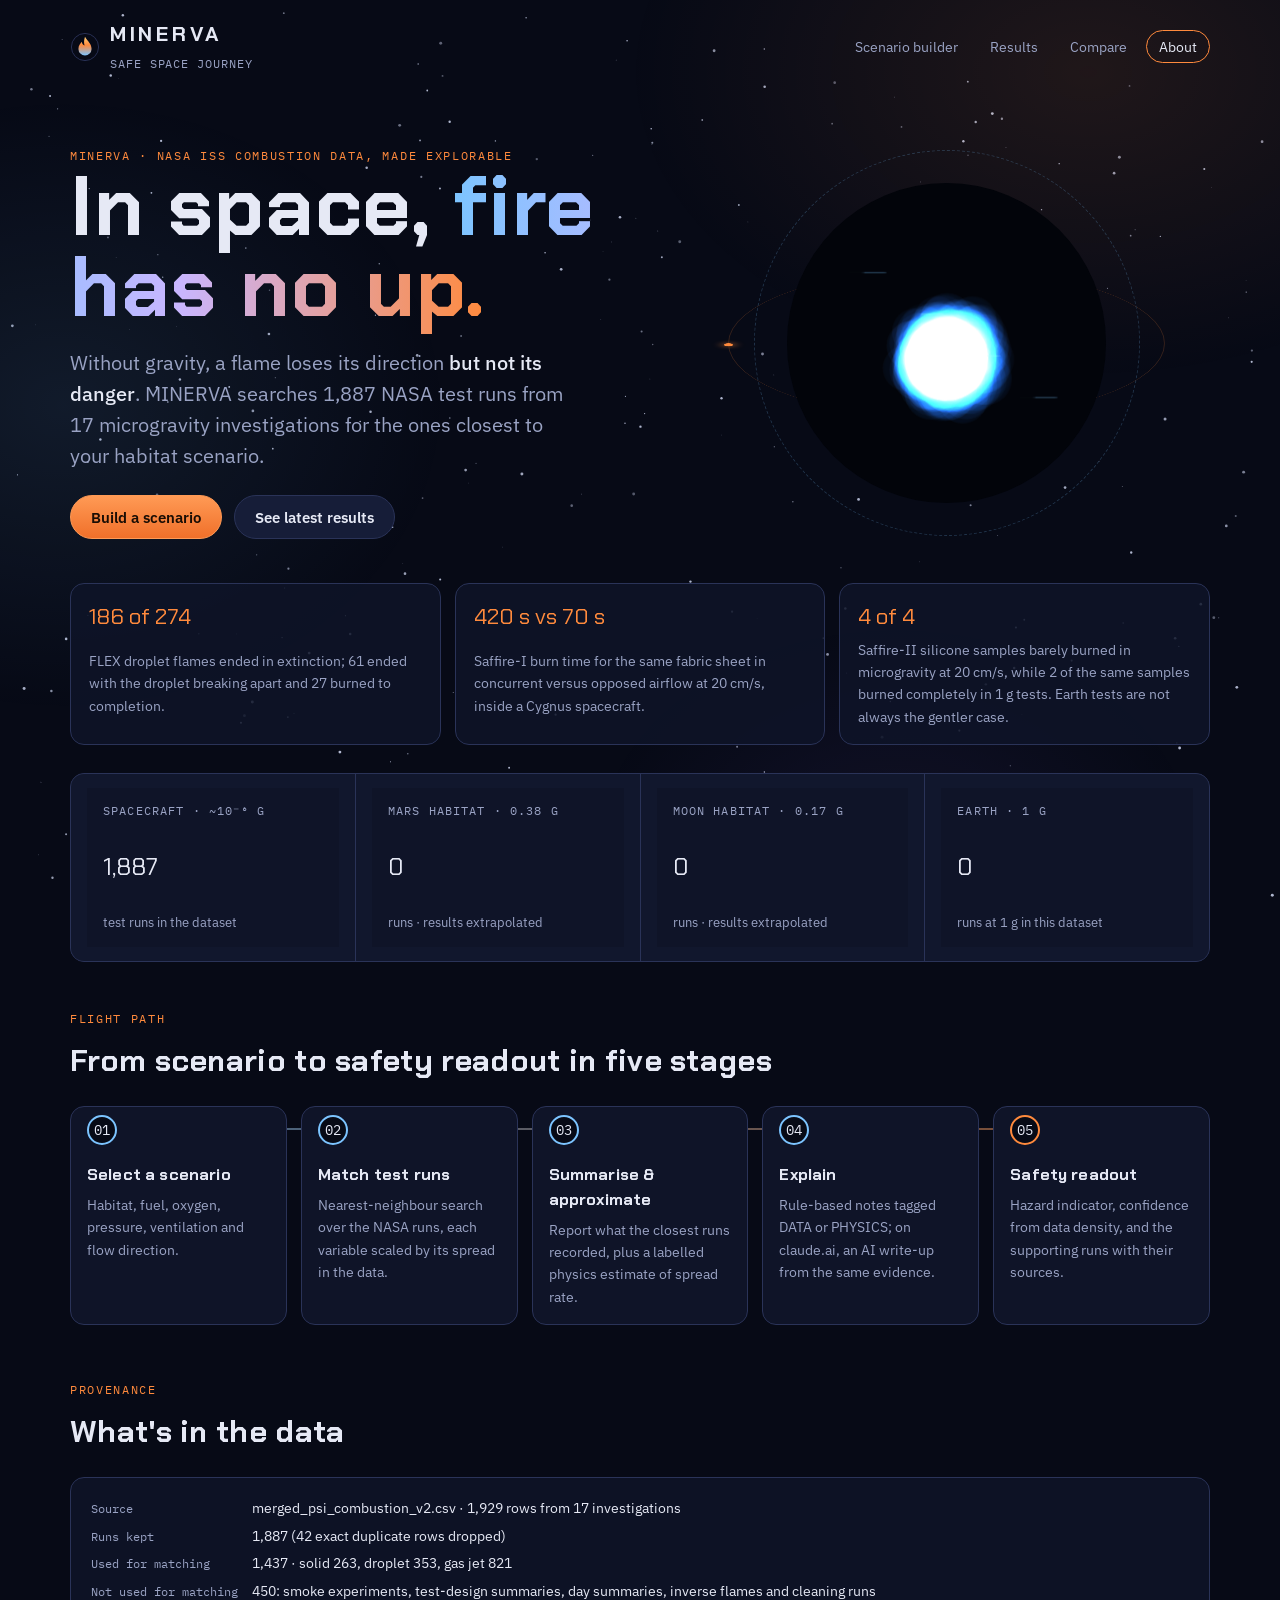
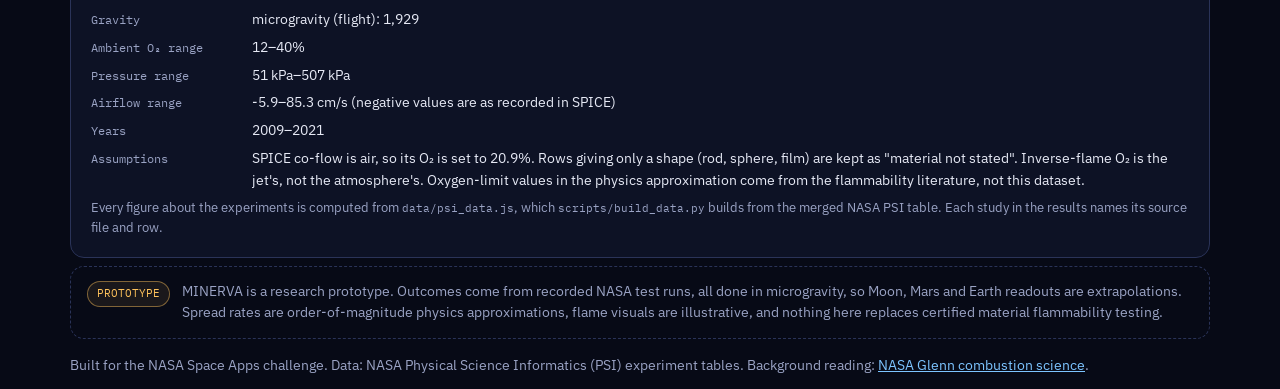
<file: IGNIS website/index.html>
<!DOCTYPE html>
<html lang="en">
<head>
<meta charset="utf-8">
<meta name="viewport" content="width=device-width, initial-scale=1">
<title>MINERVA Safe Space Journey</title>
<link rel="preconnect" href="https://fonts.googleapis.com">
<link rel="preconnect" href="https://fonts.gstatic.com" crossorigin>
<link href="https://fonts.googleapis.com/css2?family=Chakra+Petch:wght@500;600;700&family=IBM+Plex+Sans:wght@400;500;600&family=IBM+Plex+Mono:wght@400;500&display=swap" rel="stylesheet">
<link rel="stylesheet" href="css/styles.css">
</head>
<body>
<canvas id="stars" aria-hidden="true"></canvas>
<div class="nebula" aria-hidden="true"></div>

<header class="wrap">
  <nav class="nav" aria-label="Main">
    <a class="brand" href="#about">
      <svg width="30" height="30" viewBox="0 0 32 32" aria-hidden="true" style="flex:none"><defs><linearGradient id="fg" x1="0" y1="1" x2="0" y2="0"><stop offset="0" stop-color="#7cc4ff"/><stop offset=".55" stop-color="#ff8a3d"/><stop offset="1" stop-color="#ffd27a"/></linearGradient></defs><circle cx="16" cy="16" r="14.5" fill="none" stroke="#2a3358"/><path d="M16 5c3 5 7 7.5 7 13a7 7 0 0 1-14 0c0-3.6 2-5.6 3.5-7.6.5 2.4 1.6 3.6 3 4.1C14.6 11.2 15 8 16 5z" fill="url(#fg)"/></svg>
      <span><b>MINERVA</b><br><small>SAFE SPACE JOURNEY</small></span>
    </a>
    <ul>
      <li><a href="#home" data-nav="home">Scenario builder</a></li>
      <li><a href="#results" data-nav="results">Results</a></li>
      <li><a href="#compare" data-nav="compare">Compare</a></li>
      <li><a href="#about" data-nav="about">About</a></li>
    </ul>
  </nav>
</header>

<main class="wrap">
<!-- ================= HOME ================= -->
<div class="view" id="view-home">
  <section class="home" aria-labelledby="home-h">
    <div class="home-title">
      <h1 id="home-h">MINERVA</h1>
      <p class="tagline">Safe Space Journey for All</p>
      <p class="home-sub">Build a fire scenario for any habitat. MINERVA matches it against <span data-stat="runs">1,887</span> recorded NASA combustion test runs and explains how the flame is likely to behave.</p>
    </div>

    <form class="panel builder" id="homeForm" aria-labelledby="build-h" novalidate>
      <h2 class="build-h" id="build-h">Build your own scenario</h2>
      <fieldset style="margin-top:0">
        <div class="lbl">Fuel type</div>
        <div class="seg" role="radiogroup" aria-label="Fuel type">
          <input type="radio" name="cat" id="cat-solid" value="solid" checked><label for="cat-solid">Solid material<small id="catN-solid"></small></label>
          <input type="radio" name="cat" id="cat-droplet" value="droplet"><label for="cat-droplet">Liquid droplet<small id="catN-droplet"></small></label>
          <input type="radio" name="cat" id="cat-gas" value="gas"><label for="cat-gas">Gas jet<small id="catN-gas"></small></label>
        </div>
      </fieldset>
      <div class="row" style="margin-top:18px">
        <div>
          <label class="lbl" for="h-gravity">Gravity preset</label>
          <select id="h-gravity">
            <option value="0.000001" selected>Microgravity ~10⁻⁶ g</option>
            <option value="0.166">Lunar 0.17 g</option>
            <option value="0.38">Martian 0.38 g</option>
            <option value="1">Earth 1.00 g</option>
          </select>
        </div>
        <div>
          <label class="lbl" for="h-material">Fuel / material</label>
          <select id="h-material"></select>
          <p class="hint" id="h-fuelNote"></p>
        </div>
      </div>
      <fieldset>
        <label class="lbl" for="h-o2"><span>Oxygen concentration</span><span class="readout mono" id="h-o2v">21%</span></label>
        <input type="range" id="h-o2" min="12" max="40" step="0.5" value="21">
        <div class="scale"><span>12%</span><span>air 20.9%</span><span>40%</span></div>
      </fieldset>
      <fieldset>
        <label class="lbl" for="h-flow"><span>Airflow speed</span><span class="readout mono" id="h-flowv">20 cm/s</span></label>
        <input type="range" id="h-flow" min="0" max="85" step="1" value="20">
        <div class="scale"><span>0</span><span>40 cm/s</span><span>85</span></div>
      </fieldset>
      <div class="row" style="margin-top:18px">
        <div>
          <label class="lbl" for="h-pressure">Pressure (kPa)</label>
          <input type="number" id="h-pressure" inputmode="decimal" min="40" max="510" step="0.1" placeholder="Fill in, e.g. 101.3" list="pressureList">
          <datalist id="pressureList"><option value="101.3"><option value="70.3"><option value="56.5"></datalist>
          <p class="err" id="h-pressure-err" aria-live="polite"></p>
        </div>
        <div>
          <label class="lbl" for="h-dir">Flow direction</label>
          <select id="h-dir">
            <option value="" selected>Not specified</option>
            <option value="concurrent">Concurrent (with spread)</option>
            <option value="opposed">Opposed (against spread)</option>
            <option value="quiescent">Quiescent (no forced flow)</option>
          </select>
        </div>
      </div>
      <p class="hint">Tested ranges in the data: O₂ <span id="rangeO2">12–40%</span>, pressure <span id="rangeP">51–507 kPa</span>. NASA has studied 56.5 kPa with 34% O₂ for exploration habitats; ISS air is about 101 kPa and 21% O₂.</p>
      <button type="submit" class="btn primary" id="h-analyze">
        <svg width="16" height="16" viewBox="0 0 24 24" fill="none" stroke="currentColor" stroke-width="2.4" aria-hidden="true"><circle cx="11" cy="11" r="7"/><path d="m20 20-3.5-3.5"/></svg>
        Analyze scenario
      </button>
    </form>

    <div class="habitats">
      <div class="hab-head">
        <h2>Choose your habitat scenario</h2>
        <div class="hab-nav">
          <button type="button" class="icon-btn" id="habPrev" aria-label="Previous habitats"><svg width="16" height="16" viewBox="0 0 24 24" fill="none" stroke="currentColor" stroke-width="2.4" aria-hidden="true"><path d="M15 5l-7 7 7 7"/></svg></button>
          <button type="button" class="icon-btn" id="habNext" aria-label="Next habitats"><svg width="16" height="16" viewBox="0 0 24 24" fill="none" stroke="currentColor" stroke-width="2.4" aria-hidden="true"><path d="M9 5l7 7-7 7"/></svg></button>
        </div>
      </div>
      <div class="hab-track" id="habTrack" aria-label="Habitat scenarios">
        <button type="button" class="hab feat" data-env="general" aria-pressed="false"><span class="planet p-none"></span><span class="check">SELECTED</span><span class="name">Not-specified habitat</span><span class="meta">Use the gravity preset above</span></button>
        <button type="button" class="hab" data-env="craft" aria-pressed="true"><span class="planet p-craft"></span><span class="check">SELECTED</span><span class="name">Spacecraft</span><span class="meta">~10⁻⁶ g · <span data-stat="runs">1,887</span> test runs</span></button>
        <button type="button" class="hab" data-env="moon" aria-pressed="false"><span class="planet p-moon"></span><span class="check">SELECTED</span><span class="name">Moon</span><span class="meta">0.17 g · no runs, extrapolated</span></button>
        <button type="button" class="hab" data-env="mars" aria-pressed="false"><span class="planet p-mars"></span><span class="check">SELECTED</span><span class="name">Mars</span><span class="meta">0.38 g · no runs, extrapolated</span></button>
        <button type="button" class="hab" data-env="earth" aria-pressed="false"><span class="planet p-earth"></span><span class="check">SELECTED</span><span class="name">Earth</span><span class="meta">1.00 g · no runs, extrapolated</span></button>
      </div>
      <p class="hint" style="margin:0">Swipe sideways or use the arrows to see every habitat. Picking one sets the gravity preset. Every run in the dataset was done in microgravity.</p>
    </div>
  </section>

  <section class="dataset-tools" aria-labelledby="dt-h" style="margin-top:48px">
    <div class="sec-head">
      <p class="eyebrow">Dataset tools</p>
      <h2 id="dt-h">Ask the NASA dataset</h2>
      <p class="lede">Questions are answered from the matching PSI runs, and each answer lists the runs it used.</p>
    </div>
    <div class="grid-2">
      <div class="panel" aria-labelledby="ask-h">
        <div class="panel-title"><h3 id="ask-h">Ask a question</h3><span class="tag info">Answers cite real runs</span></div>
        <form id="askForm" style="display:flex;gap:8px;flex-wrap:wrap">
          <label for="askQ" class="sr-only">Question about the dataset</label>
          <input id="askQ" type="text" maxlength="500" required minlength="3" style="flex:1;min-width:200px"
                 placeholder="e.g. Which runs used PMMA at 21% O2?">
          <button type="submit" class="btn small" id="askBtn">Ask</button>
        </form>
        <div class="ai-text" id="askAns" aria-live="polite"></div>
        <ul class="ask-sources" id="askSrc"></ul>
      </div>
      <div class="panel" aria-labelledby="map-h">
        <div class="panel-title"><h3 id="map-h">Map a CSV's columns</h3><span class="tag info">Headers only</span></div>
        <p class="hint">Choose a CSV. Only its header row is sent to the AI; the data rows stay in your browser, where the closest rows to your current scenario are listed.</p>
        <input type="file" id="csvHead" accept=".csv,text/csv">
        <ul class="ask-sources" id="colMap"></ul>
        <ul class="ask-sources" id="csvTop"></ul>
      </div>
    </div>
    <div class="panel" aria-labelledby="gap-h" style="margin-top:16px">
      <div class="panel-title"><h3 id="gap-h">Where the data has no runs</h3><span class="tag info">Gravity × fuel × O₂</span></div>
      <p class="hint">Counted from recorded runs. Empty combinations are the experiments that would fill the gaps.</p>
      <button type="button" class="btn small" id="gapBtn">Show gaps</button>
      <p class="hint" id="gapNote"></p>
      <ul class="ask-sources" id="gapList"></ul>
    </div>
  </section>
</div>

<!-- ================= RESULTS ================= -->
<div class="view" id="view-results" hidden>
  <section class="res" aria-labelledby="res-h">
    <div class="res-bar">
      <a class="back" href="#home">← EDIT SCENARIO</a>
      <span class="tag info">Analysis results</span>
    </div>

    <div class="habitat-head">
      <span class="big-orb orb" id="r-orb"></span>
      <h1 id="res-h"><small>HABITAT</small><span id="r-habitat">Spacecraft cabin</span></h1>
    </div>

    <div class="params" id="r-params"></div>

    <div class="grid-2">
      <div class="panel" aria-labelledby="ai-h">
        <div class="panel-title"><h3 id="ai-h">How we would interpret the safety and fire behavior</h3></div>
        <div class="verdict" id="r-verdict"><span class="tag" id="r-hz">—</span><span class="lvl" id="r-hzt">—</span></div>
        <div class="ai-text" id="r-ai" aria-live="polite"></div>
        <div class="ai-foot">
          <span class="ai-src" id="r-ai-src">Rule-based interpretation</span>
          <button type="button" class="btn small" id="r-ai-btn" hidden>Ask MINERVA AI</button>
          <button type="button" class="btn small" id="r-report">Download Word report</button>
        </div>
        <details class="notes">
          <summary>Data and physics notes</summary>
          <ul id="r-notes"></ul>
        </details>
      </div>

      <div class="panel" aria-labelledby="viz-h">
        <div class="panel-title"><h3 id="viz-h">Fire visualization</h3><span class="tag info">Illustrative</span></div>
        <div class="viewport">
          <canvas id="mainFlame"></canvas>
          <div class="hud">
            <div class="top"><span>g <b id="hudG">~10⁻⁶</b></span><span>O₂ <b id="hudO2">21%</b></span></div>
            <div class="bot"><span>FLOW <b id="hudFlow">20 cm/s →</b></span><span>FUEL <b id="hudMat">—</b></span></div>
          </div>
        </div>
        <div class="bars">
          <div class="lbl" style="margin:0"><span><span class="src phys">PHYSICS</span>Convection regime</span><span class="tag" id="regimeTag">—</span></div>
          <div><div class="lbl"><span>Buoyant flow (order of magnitude)</span><span class="mono" id="ubv">—</span></div><div class="bar"><i id="ubBar" style="background:var(--flame)"></i></div></div>
          <div><div class="lbl"><span>Forced airflow</span><span class="mono" id="ufv">—</span></div><div class="bar"><i id="ufBar" style="background:var(--plasma)"></i></div></div>
        </div>
        <p class="hint">Buoyant flow is a rule of thumb (about 30 cm/s × √g), not a measurement.</p>
      </div>
    </div>

    <div class="panel outcome" aria-labelledby="out-h">
      <div class="panel-title"><h3 id="out-h"><span class="src data">DATA</span>What the nearest test runs recorded</h3><span class="tag" id="confTag">—</span></div>
      <div class="spread">
        <div>
          <div class="lbl" style="margin:0" id="outLabel">Outcome</div>
          <div class="big" id="outBig">—</div>
          <p class="hint" id="outSub" style="margin:0"></p>
        </div>
        <dl class="kv" id="outKv" style="margin:0"></dl>
      </div>
    </div>

    <div class="panel" aria-labelledby="sr-h">
      <div class="panel-title"><h3 id="sr-h"><span class="src phys">PHYSICS</span>Flame spread rate</h3><span class="tag warn" id="sr-tag">Approximation</span></div>
      <div class="spread" id="sr-body">
        <div>
          <div class="lbl" style="margin:0" id="sr-label">Estimated spread rate</div>
          <div class="big" id="sr-big">—</div>
          <div class="mono" style="color:var(--ink-dim);font-size:.85rem" id="sr-range">—</div>
          <div class="logscale" id="sr-scale" aria-hidden="true"><div class="track"></div><div class="band" id="sr-band"></div><div class="base" id="sr-base"></div><div class="ticks" id="sr-ticks"></div></div>
          <dl class="kv">
            <dt>Vs. Earth air</dt><dd id="sr-rel">—</dd>
            <dt>Check against data</dt><dd id="sr-check">—</dd>
            <dt>Method</dt><dd id="sr-method">—</dd>
          </dl>
        </div>
        <div>
          <div class="lbl">How the estimate was approximated</div>
          <ul class="basis" id="sr-basis"></ul>
        </div>
      </div>
      <p class="unavail" id="sr-none" hidden></p>
    </div>

    <div class="panel" aria-labelledby="ch-h">
      <div class="panel-title"><h3 id="ch-h"><span class="src data">DATA</span>Where your scenario sits</h3>
        <div class="seg mini" role="radiogroup" aria-label="Vertical axis">
          <input type="radio" name="yax" id="yax-p" value="p" checked><label for="yax-p">Pressure</label>
          <input type="radio" name="yax" id="yax-v" value="v"><label for="yax-v">Airflow</label>
        </div>
      </div>
      <div class="chart-wrap"><canvas id="chart" aria-label="Scatter plot of test runs by oxygen and pressure or airflow, with your scenario marked"></canvas></div>
      <div class="legend"><span><i class="dot same"></i>Same fuel</span><span><i class="dot other"></i>Other fuels of this type</span><span><i class="dot near"></i>10 nearest runs</span><span><i class="dot you"></i>Your scenario</span></div>
      <p class="hint" id="chartNote"></p>
    </div>

    <div class="panel" aria-labelledby="st-h">
      <div class="studies-head">
        <div><h3 id="st-h" style="font-size:.95rem;letter-spacing:.05em;text-transform:uppercase">Most relevant studies</h3>
        <p class="hint" id="st-note" style="max-width:70ch"></p></div>
      </div>
      <ol class="studies" id="studies"></ol>
    </div>

    <div class="panel" aria-labelledby="fam-h">
      <div class="studies-head">
        <div><h3 id="fam-h" style="font-size:.95rem;letter-spacing:.05em;text-transform:uppercase">Investigations in the dataset</h3>
        <p class="hint" style="max-width:70ch">Every investigation in the NASA PSI tables, with ranges computed from its runs. Those holding most of your nearest runs come first.</p></div>
      </div>
      <div class="cards" id="famCards"></div>
    </div>
  </section>

  <section class="sec" id="compare" aria-labelledby="cmp-h">
    <div class="sec-head">
      <p class="eyebrow">Side by side</p>
      <h2 id="cmp-h">Compare scenarios</h2>
      <p class="lede">Scenario A is the one you just analyzed. Change the habitat, fuel, oxygen or airflow for scenario B to see how the nearest runs and the physics estimate shift. Fuel type, pressure and flow direction are shared.</p>
    </div>
    <div class="compare">
      <div class="panel">
        <div class="panel-title"><h3>Scenario A · current</h3><span class="tag" id="cA-hz">—</span></div>
        <div class="viewport"><canvas id="flameA"></canvas></div>
        <div class="cmp-sum"><span class="lbl" style="margin:0;width:auto">Nearest runs</span><span class="val mono" id="cA-data">—</span></div>
        <div class="cmp-sum"><span class="lbl" style="margin:0;width:auto">Spread (physics)</span><span class="val mono" id="cA-val">—</span></div>
        <p class="cmp-fixed" id="cA-desc">—</p>
      </div>
      <div class="panel">
        <div class="panel-title"><h3>Scenario B · what if</h3><span class="tag" id="cB-hz">—</span></div>
        <div class="viewport"><canvas id="flameB"></canvas></div>
        <div class="cmp-sum"><span class="lbl" style="margin:0;width:auto">Nearest runs</span><span class="val mono" id="cB-data">—</span></div>
        <div class="cmp-sum"><span class="lbl" style="margin:0;width:auto">Spread (physics)</span><span class="val mono" id="cB-val">—</span></div>
        <div class="cmp-controls">
          <div><label class="lbl" for="cB-env">Habitat</label>
            <select id="cB-env"><option value="earth">Earth · 1.00 g</option><option value="moon">Moon · 0.17 g</option><option value="mars">Mars · 0.38 g</option><option value="craft">Spacecraft · ~10⁻⁶ g</option></select></div>
          <div><label class="lbl" for="cB-mat">Fuel / material</label><select id="cB-mat"></select></div>
          <div><label class="lbl" for="cB-o2"><span>O₂</span><span class="mono" id="cB-o2v">21%</span></label><input type="range" id="cB-o2" min="12" max="40" step="0.5" value="21"></div>
          <div><label class="lbl" for="cB-flow"><span>Airflow</span><span class="mono" id="cB-flowv">20 cm/s</span></label><input type="range" id="cB-flow" min="0" max="85" value="20"></div>
        </div>
      </div>
    </div>
    <div class="panel delta" style="margin-top:18px">
      <div class="panel-title"><h3>What changes from A to B</h3></div>
      <ul id="delta"></ul>
    </div>
  </section>
</div>

<!-- ================= ABOUT ================= -->
<div class="view" id="view-about" hidden>
  <section class="landing" aria-labelledby="about-h">
    <div>
      <p class="eyebrow">MINERVA · NASA ISS combustion data, made explorable</p>
      <h1 id="about-h">In space, <em>fire has no&nbsp;up.</em></h1>
      <p class="sub">Without gravity, a flame loses its direction <strong>but not its danger</strong>. MINERVA searches <span data-stat="runs">1,887</span> NASA test runs from <span data-stat="families">17</span> microgravity investigations for the ones closest to your habitat scenario.</p>
      <div class="cta"><a class="btn primary" href="#home">Build a scenario</a><a class="btn" href="#results">See latest results</a></div>
    </div>
    <div class="orbit-stage" role="img" aria-label="Animated spherical blue flame, the shape a flame takes in microgravity">
      <div class="ring r2"></div><div class="ring r1"></div>
      <canvas id="landingFlame"></canvas>
    </div>
  </section>
  <div class="facts" role="list" aria-label="Findings from the dataset">
    <div class="fact" role="listitem"><span class="n" id="factFlexN">—</span><p id="factFlex">FLEX droplet tests</p></div>
    <div class="fact" role="listitem"><span class="n" id="factSaffN">—</span><p id="factSaff">Saffire-I flow direction</p></div>
    <div class="fact" role="listitem"><span class="n" id="factSiliN">—</span><p id="factSili">Saffire-II silicone</p></div>
  </div>
  <div class="telemetry" role="list" aria-label="Test runs per environment">
    <div role="listitem"><div class="k">Spacecraft · ~10⁻⁶ g</div><div class="v mono" data-stat="runs">—</div><div class="s">test runs in the dataset</div></div>
    <div role="listitem"><div class="k">Mars habitat · 0.38 g</div><div class="v mono" id="tel-mars">—</div><div class="s">runs · results extrapolated</div></div>
    <div role="listitem"><div class="k">Moon habitat · 0.17 g</div><div class="v mono" id="tel-moon">—</div><div class="s">runs · results extrapolated</div></div>
    <div role="listitem"><div class="k">Earth · 1 g</div><div class="v mono" id="tel-earth">—</div><div class="s">runs at 1 g in this dataset</div></div>
  </div>
  <section class="sec" aria-labelledby="journey-h">
    <div class="sec-head"><p class="eyebrow">Flight path</p><h2 id="journey-h">From scenario to safety readout in five stages</h2></div>
    <ol class="journey">
      <li><span class="node">01</span><h3>Select a scenario</h3><p>Habitat, fuel, oxygen, pressure, ventilation and flow direction.</p></li>
      <li><span class="node">02</span><h3>Match test runs</h3><p>Nearest-neighbour search over the NASA runs, each variable scaled by its spread in the data.</p></li>
      <li><span class="node">03</span><h3>Summarise &amp; approximate</h3><p>Report what the closest runs recorded, plus a labelled physics estimate of spread rate.</p></li>
      <li><span class="node">04</span><h3>Explain</h3><p>Rule-based notes tagged DATA or PHYSICS; on claude.ai, an AI write-up from the same evidence.</p></li>
      <li><span class="node">05</span><h3>Safety readout</h3><p>Hazard indicator, confidence from data density, and the supporting runs with their sources.</p></li>
    </ol>
  </section>
  <section class="sec" aria-labelledby="data-h">
    <div class="sec-head"><p class="eyebrow">Provenance</p><h2 id="data-h">What's in the data</h2></div>
    <div class="panel">
      <dl class="kv" id="dataKv" style="margin:0"></dl>
      <p class="hint">Every figure about the experiments is computed from <code>data/psi_data.js</code>, which <code>scripts/build_data.py</code> builds from the merged NASA PSI table. Each study in the results names its source file and row.</p>
    </div>
  </section>
</div>
</main>

<footer class="wrap">
  <div class="disclaimer"><span class="tag warn">PROTOTYPE</span>
    <span>MINERVA is a research prototype. Outcomes come from recorded NASA test runs, all done in microgravity, so Moon, Mars and Earth readouts are extrapolations. Spread rates are order-of-magnitude physics approximations, flame visuals are illustrative, and nothing here replaces certified material flammability testing.</span></div>
  <p>Built for the NASA Space Apps challenge. Data: NASA Physical Science Informatics (PSI) experiment tables. Background reading: <a href="https://www.nasa.gov/glenn/research/combustion-science/">NASA Glenn combustion science</a>.</p>
</footer>

<script src="data/psi_data.js"></script>
<script src="js/app.js"></script>
</body>
</html>
</file>
<file: IGNIS website/css/styles.css>
/* Layout idea: three views in deep space — Scenario builder (home), Results (team sketch: habitat → AI answer → fire view → spread rate → studies → compare), About. */
:root{
  --void:#070a16; --hull:#0f1428; --hull-2:#161d38; --line:#2a3358;
  --ink:#e6e9f5; --ink-dim:#9aa3c4;
  --flame:#ff8a3d; --plasma:#7cc4ff;
  --ok:#5fd3a0; --warn:#ffc35c; --crit:#ff6b6b;
  --font-display:"Chakra Petch","Segoe UI",system-ui,sans-serif;
  --font-body:"IBM Plex Sans","Segoe UI",system-ui,sans-serif;
  --font-mono:"IBM Plex Mono",ui-monospace,"SFMono-Regular",Consolas,monospace;
  --r:14px; color-scheme:dark;
}
*{box-sizing:border-box}
html,body{margin:0}
body{background:var(--void);color:var(--ink);font-family:var(--font-body);font-size:16px;line-height:1.55;overflow-x:hidden}
#stars{position:fixed;inset:0;width:100%;height:100%;z-index:0;pointer-events:none}
.nebula{position:fixed;inset:0;z-index:0;pointer-events:none;background:
  radial-gradient(60vw 40vw at 85% 8%,rgba(255,138,61,.10),transparent 60%),
  radial-gradient(50vw 40vw at 5% 45%,rgba(124,196,255,.09),transparent 60%),
  radial-gradient(40vw 30vw at 70% 95%,rgba(150,110,255,.08),transparent 60%)}
main,header,footer{position:relative;z-index:1}
.wrap{max-width:1180px;margin:0 auto;padding:0 20px}
a{color:var(--plasma)}
h1,h2,h3,h4{font-family:var(--font-display);text-wrap:balance;margin:0;letter-spacing:.01em}
h2{font-size:clamp(1.4rem,2.6vw,1.9rem)}
h3{font-size:1rem}
.mono{font-family:var(--font-mono);font-variant-numeric:tabular-nums}
.eyebrow{font-family:var(--font-mono);font-size:.75rem;letter-spacing:.14em;text-transform:uppercase;color:var(--flame);margin:0}
.lede{color:var(--ink-dim);max-width:65ch;margin:0}
.hint{font-size:.8rem;color:var(--ink-dim);margin:6px 0 0}
:focus-visible{outline:2px solid var(--plasma);outline-offset:2px;border-radius:6px}
[hidden],.view[hidden]{display:none!important}

/* Nav */
.nav{display:flex;align-items:center;justify-content:space-between;gap:16px;padding:18px 0;flex-wrap:wrap}
.brand{display:flex;align-items:center;gap:10px;text-decoration:none;color:var(--ink)}
.brand b{font-family:var(--font-display);font-size:1.3rem;letter-spacing:.18em}
.brand small{font-family:var(--font-mono);color:var(--ink-dim);font-size:.72rem;letter-spacing:.08em}
.nav ul{display:flex;gap:6px;list-style:none;margin:0;padding:0;flex-wrap:wrap}
.nav ul a{color:var(--ink-dim);text-decoration:none;font-size:.9rem;padding:6px 12px;border-radius:999px;border:1px solid transparent}
.nav ul a:hover{color:var(--ink);border-color:var(--line)}
.nav ul a[aria-current="page"]{color:var(--ink);border-color:var(--flame)}

/* Shared controls */
.btn{font:600 .95rem var(--font-body);border-radius:999px;padding:11px 20px;cursor:pointer;border:1px solid var(--line);background:var(--hull-2);color:var(--ink);text-decoration:none;display:inline-flex;align-items:center;justify-content:center;gap:8px}
.btn:hover{border-color:var(--plasma)}
.btn:disabled{opacity:.5;cursor:default}
.btn.primary{background:linear-gradient(180deg,#ff9a55,#f0702a);border-color:#ff9a55;color:#1a0d04}
.btn.primary:hover{filter:brightness(1.08)}
.btn.small{padding:7px 14px;font-size:.85rem}
.panel{background:rgba(15,20,40,.92);border:1px solid var(--line);border-radius:var(--r);padding:20px;min-width:0}
.panel-title{display:flex;align-items:center;justify-content:space-between;gap:10px;margin-bottom:14px;flex-wrap:wrap}
.panel-title h3{font-size:.95rem;letter-spacing:.05em;text-transform:uppercase}
.tag{font-family:var(--font-mono);font-size:.7rem;padding:3px 9px;border-radius:999px;border:1px solid var(--line);color:var(--ink-dim);white-space:nowrap}
.tag.warn{color:var(--warn);border-color:rgba(255,195,92,.45);background:rgba(255,195,92,.08)}
.tag.ok{color:var(--ok);border-color:rgba(95,211,160,.45);background:rgba(95,211,160,.08)}
.tag.crit{color:var(--crit);border-color:rgba(255,107,107,.45);background:rgba(255,107,107,.08)}
.tag.info{color:var(--plasma);border-color:rgba(124,196,255,.45);background:rgba(124,196,255,.08)}
.lbl{font-size:.78rem;font-family:var(--font-mono);letter-spacing:.08em;text-transform:uppercase;color:var(--ink-dim);margin-bottom:8px;display:flex;justify-content:space-between;align-items:baseline;width:100%}
select,input[type=number],input[type=file]{width:100%;font:500 .9rem var(--font-body);color:var(--ink);background:var(--hull-2);border:1px solid var(--line);border-radius:10px;padding:10px 12px}
input[type=number]::placeholder{color:#6f789c}
input[type=range]{width:100%;accent-color:var(--flame);height:28px;cursor:pointer}
.readout{font-family:var(--font-display);font-size:1.4rem;color:var(--ink);text-transform:none;letter-spacing:0}
.scale{display:flex;justify-content:space-between;font-family:var(--font-mono);font-size:.68rem;color:var(--ink-dim);margin-top:-2px}
.row{display:grid;grid-template-columns:1fr 1fr;gap:20px}
fieldset{border:0;margin:18px 0 0;padding:0;min-width:0}
.err{color:var(--crit);font-size:.8rem;margin:6px 0 0;min-height:1em}
.bar{height:10px;border-radius:999px;background:var(--hull-2);border:1px solid var(--line);position:relative;overflow:hidden}
.bar i{position:absolute;top:0;bottom:0;left:0;border-radius:999px}
.viewport{position:relative;border-radius:12px;overflow:hidden;border:1px solid var(--line);background:#04060d}
.viewport canvas{width:100%;height:280px;display:block}
.hud{position:absolute;inset:0;pointer-events:none;padding:12px 14px;display:flex;flex-direction:column;justify-content:space-between;font-family:var(--font-mono);font-size:.74rem;color:var(--ink-dim)}
.hud .top,.hud .bot{display:flex;justify-content:space-between;gap:8px;flex-wrap:wrap}
.hud b{color:var(--ink);font-weight:500}

/* Orbs & planets */
.orb{width:26px;height:26px;border-radius:50%;flex:none;display:inline-block}
.o-general{background:conic-gradient(var(--plasma),var(--flame),var(--plasma))}
.o-earth{background:radial-gradient(circle at 35% 30%,#7fd4ff,#1b6fb5 55%,#0b2f57)}
.o-mars{background:radial-gradient(circle at 35% 30%,#ffb08a,#c4502a 55%,#5a1d0d)}
.o-moon{background:radial-gradient(circle at 35% 30%,#f2f2f2,#9a9aa5 55%,#3f3f48)}
.o-craft{background:radial-gradient(circle at 50% 50%,#cfe9ff 0 18%,transparent 19%),conic-gradient(from 90deg,#3a4a7a,#8fb3e8,#3a4a7a)}

/* ---------- Home ---------- */
.home{padding:28px 0 20px;display:grid;gap:34px}
.home-title{text-align:center;display:grid;gap:6px;justify-items:center}
.home-title h1{font-size:clamp(3rem,10vw,6.2rem);letter-spacing:.22em;line-height:1;margin-right:-.22em;background:linear-gradient(180deg,#fff 30%,#a9b8ea);-webkit-background-clip:text;background-clip:text;color:transparent}
.tagline{margin:0;font-family:var(--font-display);font-size:clamp(1rem,2.2vw,1.35rem);letter-spacing:.12em;color:var(--flame)}
.home-sub{margin:4px 0 0;color:var(--ink-dim);max-width:52ch;font-size:.95rem}
.builder{max-width:880px;width:100%;justify-self:center;padding:26px}
.build-h{text-align:center;font-size:1.25rem;letter-spacing:.06em;margin-bottom:22px}
#h-analyze{width:100%;margin-top:22px;padding:14px;font-size:1rem}
.habitats{display:grid;gap:14px}
.hab-head{display:flex;justify-content:space-between;align-items:end;gap:12px;flex-wrap:wrap}
.hab-head h2{font-size:1.3rem}
.hab-nav{display:flex;gap:8px}
.icon-btn{width:40px;height:40px;border-radius:50%;border:1px solid var(--line);background:var(--hull-2);color:var(--ink);cursor:pointer;display:grid;place-items:center}
.icon-btn:hover{border-color:var(--plasma)}
.hab-track{display:flex;gap:14px;overflow-x:auto;scroll-snap-type:x mandatory;padding:4px 2px 12px;scrollbar-width:thin;scrollbar-color:var(--line) transparent}
.hab{flex:0 0 210px;height:260px;scroll-snap-align:start;position:relative;overflow:hidden;border-radius:var(--r);border:1px solid var(--line);background:linear-gradient(180deg,#0c1124,#121a36);color:var(--ink);cursor:pointer;padding:16px;display:flex;flex-direction:column;justify-content:flex-end;text-align:left;font:inherit}
.hab.feat{flex-basis:320px}
.hab:hover{border-color:#41508a}
.hab[aria-pressed="true"]{border-color:var(--flame);box-shadow:0 0 0 1px var(--flame) inset,0 10px 30px -12px rgba(255,138,61,.45)}
.hab .planet{position:absolute;width:230px;height:230px;border-radius:50%;top:-24px;left:-118px}
.hab .name{position:relative;font-family:var(--font-display);font-size:1.15rem;letter-spacing:.04em;text-transform:uppercase}
.hab .meta{position:relative;font-family:var(--font-mono);font-size:.72rem;color:var(--ink-dim)}
.hab .check{position:absolute;top:12px;right:12px;font-family:var(--font-mono);font-size:.68rem;padding:3px 8px;border-radius:999px;border:1px solid var(--flame);color:var(--flame);display:none}
.hab[aria-pressed="true"] .check{display:block}
.p-earth{background:radial-gradient(circle at 70% 40%,#8fdcff,#2a86cf 40%,#0d3a6b 70%,#061a33)}
.p-earth::after{content:"";position:absolute;inset:0;border-radius:50%;background:radial-gradient(ellipse 30% 18% at 74% 30%,rgba(90,190,120,.75),transparent 70%),radial-gradient(ellipse 22% 30% at 82% 62%,rgba(90,190,120,.6),transparent 70%)}
.p-moon{background:radial-gradient(circle at 70% 40%,#f4f4f6,#a6a6b2 45%,#4a4a55 75%,#202028)}
.p-moon::after{content:"";position:absolute;inset:0;border-radius:50%;background:radial-gradient(circle 14px at 78% 34%,rgba(60,60,70,.45),transparent),radial-gradient(circle 22px at 70% 66%,rgba(60,60,70,.35),transparent),radial-gradient(circle 9px at 88% 52%,rgba(60,60,70,.4),transparent)}
.p-mars{background:radial-gradient(circle at 70% 40%,#ffbe97,#d0602f 45%,#6b2410 75%,#2a0d05)}
.p-craft{background:radial-gradient(circle at 70% 45%,rgba(124,196,255,.35),transparent 55%)}
.p-craft::after{content:"";position:absolute;left:62%;top:38%;width:92px;height:26px;border-radius:8px;background:linear-gradient(180deg,#d9e4f7,#7d8db0);box-shadow:-46px 0 0 -6px #3b5ea8,46px 0 0 -6px #3b5ea8}
.p-none{left:auto!important;right:-40px;top:-40px!important;width:260px!important;height:260px!important;border:1px dashed rgba(124,196,255,.35);background:radial-gradient(circle at 50% 50%,rgba(124,196,255,.10),transparent 60%)}
.p-none::after{content:"?";position:absolute;left:34%;top:38%;font-family:var(--font-display);font-size:4rem;color:rgba(124,196,255,.55)}

/* ---------- Results ---------- */
.res{padding:20px 0 10px;display:grid;gap:18px}
.res-bar{display:flex;justify-content:space-between;align-items:center;gap:12px;flex-wrap:wrap}
.back{color:var(--ink-dim);text-decoration:none;font-family:var(--font-mono);font-size:.78rem;letter-spacing:.08em}
.back:hover{color:var(--ink)}
.habitat-head{display:grid;grid-template-columns:auto 1fr;gap:18px;align-items:center}
.habitat-head .big-orb{width:72px;height:72px;border-radius:50%;box-shadow:0 0 40px -6px rgba(124,196,255,.35)}
.habitat-head h1{font-size:clamp(1.8rem,4.6vw,3rem);letter-spacing:.06em;line-height:1.05}
.habitat-head h1 small{display:block;font-family:var(--font-mono);font-size:.78rem;letter-spacing:.14em;color:var(--flame);font-weight:400}
.params{display:grid;grid-template-columns:repeat(6,1fr);gap:1px;background:var(--line);border:1px solid var(--line);border-radius:var(--r);overflow:hidden}
.params div{background:rgba(15,20,40,.94);padding:12px 14px;min-width:0}
.params .k{font-family:var(--font-mono);font-size:.68rem;letter-spacing:.1em;text-transform:uppercase;color:var(--ink-dim)}
.params .v{font-family:var(--font-display);font-size:1.15rem;overflow-wrap:anywhere}
.params .v.unset{color:var(--warn);font-size:.95rem}
.grid-2{display:grid;grid-template-columns:1.15fr .85fr;gap:18px;align-items:start}
.verdict{display:flex;align-items:center;gap:12px;flex-wrap:wrap;padding:12px 14px;border-radius:12px;background:var(--hull-2);border:1px solid var(--line);margin-bottom:14px}
.verdict .lvl{font-family:var(--font-display);font-size:1.15rem}
.verdict.ok{border-left:4px solid var(--ok)} .verdict.warn{border-left:4px solid var(--warn)} .verdict.crit{border-left:4px solid var(--crit)} .verdict.info{border-left:4px solid var(--plasma)}
.ai-text{font-size:.95rem;min-height:120px}
.ai-text p{margin:0 0 10px}
.ai-text strong{font-family:var(--font-display);font-weight:600;color:var(--ink);letter-spacing:.02em}
.ai-foot{display:flex;justify-content:space-between;align-items:center;gap:10px;flex-wrap:wrap;margin-top:8px;padding-top:12px;border-top:1px solid var(--line)}
.ai-src{font-family:var(--font-mono);font-size:.72rem;color:var(--ink-dim)}
.pulse{display:inline-block;width:8px;height:8px;border-radius:50%;background:var(--plasma);margin-right:6px;animation:pulse 1s ease-in-out infinite}
@keyframes pulse{50%{opacity:.25}}
.bars{display:grid;gap:8px;margin-top:12px}
.bars .lbl{margin:0;text-transform:none;letter-spacing:0;font-size:.78rem}
.spread{display:grid;grid-template-columns:1fr 1.1fr;gap:20px;align-items:start}
.spread .big{font-family:var(--font-display);font-size:clamp(1.8rem,4vw,2.6rem);line-height:1.05;margin:2px 0 4px}
.spread .big small{font-size:.5em;color:var(--ink-dim);font-family:var(--font-mono)}
.logscale{position:relative;height:44px;margin-top:14px}
.logscale .track{position:absolute;left:0;right:0;top:12px;height:8px;border-radius:999px;background:linear-gradient(90deg,#1f2a52,#2d3f78 40%,#7a4a2c 75%,#c0532a)}
.logscale .band{position:absolute;top:8px;height:16px;border-radius:999px;border:2px solid var(--ink);background:rgba(255,255,255,.12)}
.logscale .base{position:absolute;top:4px;width:2px;height:24px;background:var(--plasma)}
.logscale .ticks{position:absolute;left:0;right:0;top:30px;font-family:var(--font-mono);font-size:.64rem;color:var(--ink-dim)}
.logscale .ticks span{position:absolute;transform:translateX(-50%)}
.basis{margin:0;padding-left:18px;font-size:.86rem;color:var(--ink-dim);display:grid;gap:6px}
.kv{display:grid;grid-template-columns:auto 1fr;gap:6px 14px;font-size:.88rem;margin:12px 0 0}
.kv dt{color:var(--ink-dim);font-family:var(--font-mono);font-size:.76rem;padding-top:2px}
.kv dd{margin:0;min-width:0;overflow-wrap:anywhere}
.studies{list-style:none;margin:0;padding:0;display:grid;gap:10px;counter-reset:s}
.study{display:grid;grid-template-columns:34px 1fr auto;gap:12px;align-items:start;padding:14px;border:1px solid var(--line);border-radius:12px;background:var(--hull-2)}
.study .num{font-family:var(--font-display);font-size:1.3rem;color:var(--flame);line-height:1}
.study h4{font-size:1rem}
.study .plat{font-family:var(--font-mono);font-size:.72rem;color:var(--ink-dim)}
.study p{margin:6px 0 0;font-size:.86rem;color:var(--ink-dim)}
.study .score{font-family:var(--font-display);font-size:1.25rem;text-align:right;line-height:1}
.study .score small{display:block;font-family:var(--font-mono);font-size:.62rem;color:var(--ink-dim);letter-spacing:.08em}
.chips{display:flex;flex-wrap:wrap;gap:6px;margin-top:8px}
.match{font-family:var(--font-mono);font-size:.7rem;padding:2px 8px;border-radius:6px;border:1px solid var(--line)}
.match.y{color:var(--ok);border-color:rgba(95,211,160,.4)}
.match.n{color:var(--ink-dim);text-decoration:line-through;opacity:.75}
.uses{color:var(--ink)!important}
.studies-head{display:flex;justify-content:space-between;align-items:end;gap:16px;flex-wrap:wrap;margin-bottom:12px}
.upload{display:grid;gap:6px;min-width:240px}

.compare{display:grid;grid-template-columns:1fr 1fr;gap:18px}
.compare .viewport canvas{height:200px}
.cmp-sum{display:flex;justify-content:space-between;align-items:baseline;gap:10px;flex-wrap:wrap;margin-top:12px}
.cmp-sum .val{font-family:var(--font-display);font-size:1.35rem}
.cmp-fixed{font-size:.86rem;color:var(--ink-dim);margin:12px 0 0}
.cmp-controls{display:grid;grid-template-columns:1fr 1fr;gap:12px;margin-top:12px}
.delta ul{margin:0;padding:0;list-style:none;display:grid;gap:10px}
.delta li{padding:10px 12px 10px 14px;border-left:3px solid var(--plasma);background:var(--hull-2);border-radius:0 10px 10px 0;font-size:.92rem}
.delta li.w{border-left-color:var(--warn)} .delta li.c{border-left-color:var(--crit)} .delta li.g{border-left-color:var(--ok)}

/* ---------- About ---------- */
.landing{position:relative;display:grid;grid-template-columns:1.05fr .95fr;gap:32px;align-items:center;padding:40px 0 30px}
.landing h1{font-size:clamp(2.6rem,7vw,5.2rem);line-height:.98}
.landing h1 em{font-style:normal;background:linear-gradient(90deg,var(--plasma),#c9b6ff 45%,var(--flame));-webkit-background-clip:text;background-clip:text;color:transparent}
.landing .sub{font-size:clamp(1.05rem,1.6vw,1.25rem);color:var(--ink-dim);max-width:42ch;margin:18px 0 24px}
.landing .sub strong{color:var(--ink);font-weight:500}
.cta{display:flex;gap:12px;flex-wrap:wrap}
.orbit-stage{position:relative;aspect-ratio:1/1;width:min(100%,420px);justify-self:center}
.orbit-stage canvas{position:absolute;inset:12%;width:76%;height:76%;border-radius:50%}
.ring{position:absolute;border-radius:50%;border:1px solid rgba(124,196,255,.22)}
.ring.r1{inset:4%;border-style:dashed;animation:spin 60s linear infinite}
.ring.r2{inset:-2%;border-color:rgba(255,138,61,.18);transform:rotateX(70deg)}
.ring.r2::after{content:"";position:absolute;width:9px;height:9px;border-radius:50%;background:var(--flame);box-shadow:0 0 12px var(--flame);top:50%;left:-5px}
@keyframes spin{to{transform:rotate(360deg)}}
.facts{display:grid;grid-template-columns:repeat(3,1fr);gap:14px}
.fact{background:rgba(15,20,40,.85);border:1px solid var(--line);border-radius:var(--r);padding:16px 18px;display:grid;gap:4px}
.fact .n{font-family:var(--font-display);font-size:1.4rem;color:var(--flame)}
.fact p{margin:0;font-size:.9rem;color:var(--ink-dim)}
.telemetry{display:grid;grid-template-columns:repeat(4,1fr);gap:1px;background:var(--line);border:1px solid var(--line);border-radius:var(--r);overflow:hidden;margin-top:28px}
.telemetry div{background:rgba(15,20,40,.9);padding:14px 16px}
.telemetry .k{font-family:var(--font-mono);font-size:.72rem;letter-spacing:.1em;text-transform:uppercase;color:var(--ink-dim)}
.telemetry .v{font-family:var(--font-display);font-size:1.5rem}
.telemetry .s{font-size:.82rem;color:var(--ink-dim)}
.sec{padding:48px 0 8px}
.sec-head{display:grid;gap:8px;margin-bottom:22px}
.journey{list-style:none;margin:0;padding:0;display:grid;grid-template-columns:repeat(5,1fr);gap:14px;position:relative}
.journey::before{content:"";position:absolute;left:4%;right:4%;top:22px;height:2px;background:linear-gradient(90deg,var(--plasma),var(--flame));opacity:.5}
.journey li{position:relative;background:var(--hull);border:1px solid var(--line);border-radius:var(--r);padding:56px 16px 16px}
.journey .node{position:absolute;top:8px;left:16px;width:30px;height:30px;border-radius:50%;display:grid;place-items:center;background:var(--void);border:2px solid var(--plasma);font-family:var(--font-mono);font-size:.85rem}
.journey li:last-child .node{border-color:var(--flame)}
.journey h3{margin-bottom:6px}
.journey p{margin:0;font-size:.9rem;color:var(--ink-dim)}

footer{padding:48px 0 36px;color:var(--ink-dim);font-size:.85rem}
.disclaimer{border:1px dashed var(--line);border-radius:var(--r);padding:14px 16px;display:flex;gap:12px;align-items:start;margin-bottom:16px}

@media (max-width:980px){
  .grid-2,.spread,.landing{grid-template-columns:1fr}
  .params{grid-template-columns:repeat(3,1fr)}
  .journey{grid-template-columns:1fr 1fr}.journey::before{display:none}
  .telemetry{grid-template-columns:1fr 1fr}
}
@media (max-width:640px){
  .row,.compare,.cmp-controls,.facts,.journey{grid-template-columns:1fr}
  .params{grid-template-columns:1fr 1fr}
  .hab{flex-basis:78%}.hab.feat{flex-basis:86%}.builder{padding:18px}
  .study{grid-template-columns:28px 1fr}.study .score{grid-column:2;text-align:left}
}
@media (prefers-reduced-motion:reduce){*{scroll-behavior:auto!important;transition:none!important;animation:none!important}}

/* ---------- Data-driven additions (nearest runs, coverage chart, investigations) ---------- */
.seg{display:grid;grid-auto-flow:column;grid-auto-columns:1fr;gap:6px}
.seg input{position:absolute;opacity:0;pointer-events:none}
.seg label{display:grid;place-items:center;text-align:center;padding:9px 6px;border:1px solid var(--line);border-radius:10px;background:var(--hull-2);cursor:pointer;font-size:.88rem;line-height:1.2}
.seg label small{font-family:var(--font-mono);font-size:.68rem;color:var(--ink-dim)}
.seg input:checked + label{border-color:var(--flame);box-shadow:0 0 0 1px var(--flame) inset;background:rgba(255,138,61,.08)}
.seg input:focus-visible + label{outline:2px solid var(--plasma);outline-offset:2px}
.seg.mini label{padding:4px 10px;font-size:.75rem;font-family:var(--font-mono)}
input[type=range]:disabled{opacity:.4}
.src{display:inline-block;font-family:var(--font-mono);font-size:.62rem;letter-spacing:.08em;padding:1px 6px;border-radius:5px;margin-right:4px;vertical-align:1px;border:1px solid}
.src.data{color:var(--ok);border-color:rgba(95,211,160,.45)}
.src.phys{color:var(--plasma);border-color:rgba(124,196,255,.45)}
.notes{margin-top:12px;border-top:1px solid var(--line);padding-top:10px}
.notes summary{cursor:pointer;font-family:var(--font-mono);font-size:.74rem;letter-spacing:.08em;text-transform:uppercase;color:var(--ink-dim)}
.notes ul{margin:10px 0 0;padding:0;list-style:none;display:grid;gap:8px}
.notes li{padding:8px 10px 8px 12px;border-left:3px solid var(--plasma);background:var(--hull-2);border-radius:0 10px 10px 0;font-size:.86rem}
.notes li.w{border-left-color:var(--warn)} .notes li.c{border-left-color:var(--crit)}
.outcome .big{font-family:var(--font-display);font-size:clamp(1.6rem,3.6vw,2.3rem);line-height:1.05;margin:2px 0 6px}
.chart-wrap{border:1px solid var(--line);border-radius:12px;background:#04060d;padding:6px}
#chart{width:100%;height:320px;display:block}
.legend{display:flex;flex-wrap:wrap;gap:6px 16px;font-size:.78rem;color:var(--ink-dim);margin-top:10px}
.dot{display:inline-block;width:10px;height:10px;border-radius:50%;margin-right:6px;vertical-align:-1px}
.dot.same{background:rgba(124,196,255,.85)} .dot.other{background:rgba(154,163,196,.45)}
.dot.near{border:2px solid var(--flame)} .dot.you{background:#fff}
.study .run{font-family:var(--font-mono);font-size:.76rem;color:var(--ink);margin-top:6px}
.study .srcline,.card .srcline{font-family:var(--font-mono);font-size:.68rem;opacity:.75;word-break:break-word}
.note{font-size:.8rem;color:var(--warn)!important}
.cards{display:grid;grid-template-columns:repeat(auto-fill,minmax(290px,1fr));gap:14px}
.card{background:var(--hull-2);border:1px solid var(--line);border-radius:12px;padding:16px;display:grid;gap:10px;align-content:start}
.card.dim{opacity:.55}
.card-top{display:flex;justify-content:space-between;gap:10px;align-items:start}
.rank{font-family:var(--font-mono);font-size:.72rem;color:var(--flame)}
.card h4{margin:2px 0 0;font-size:1.02rem}
.card p{margin:0;font-size:.86rem;color:var(--ink-dim)}
.card .score{font-family:var(--font-display);font-size:1.25rem;text-align:right;line-height:1}
.card .score small{display:block;font-family:var(--font-mono);font-size:.62rem;color:var(--ink-dim);letter-spacing:.08em}
.cmp-sum + .cmp-sum{margin-top:4px}
.unavail{font-size:.9rem;color:var(--ink-dim)}
code{font-family:var(--font-mono);font-size:.85em}
@media (max-width:640px){.seg{grid-auto-flow:row}}
</file>
